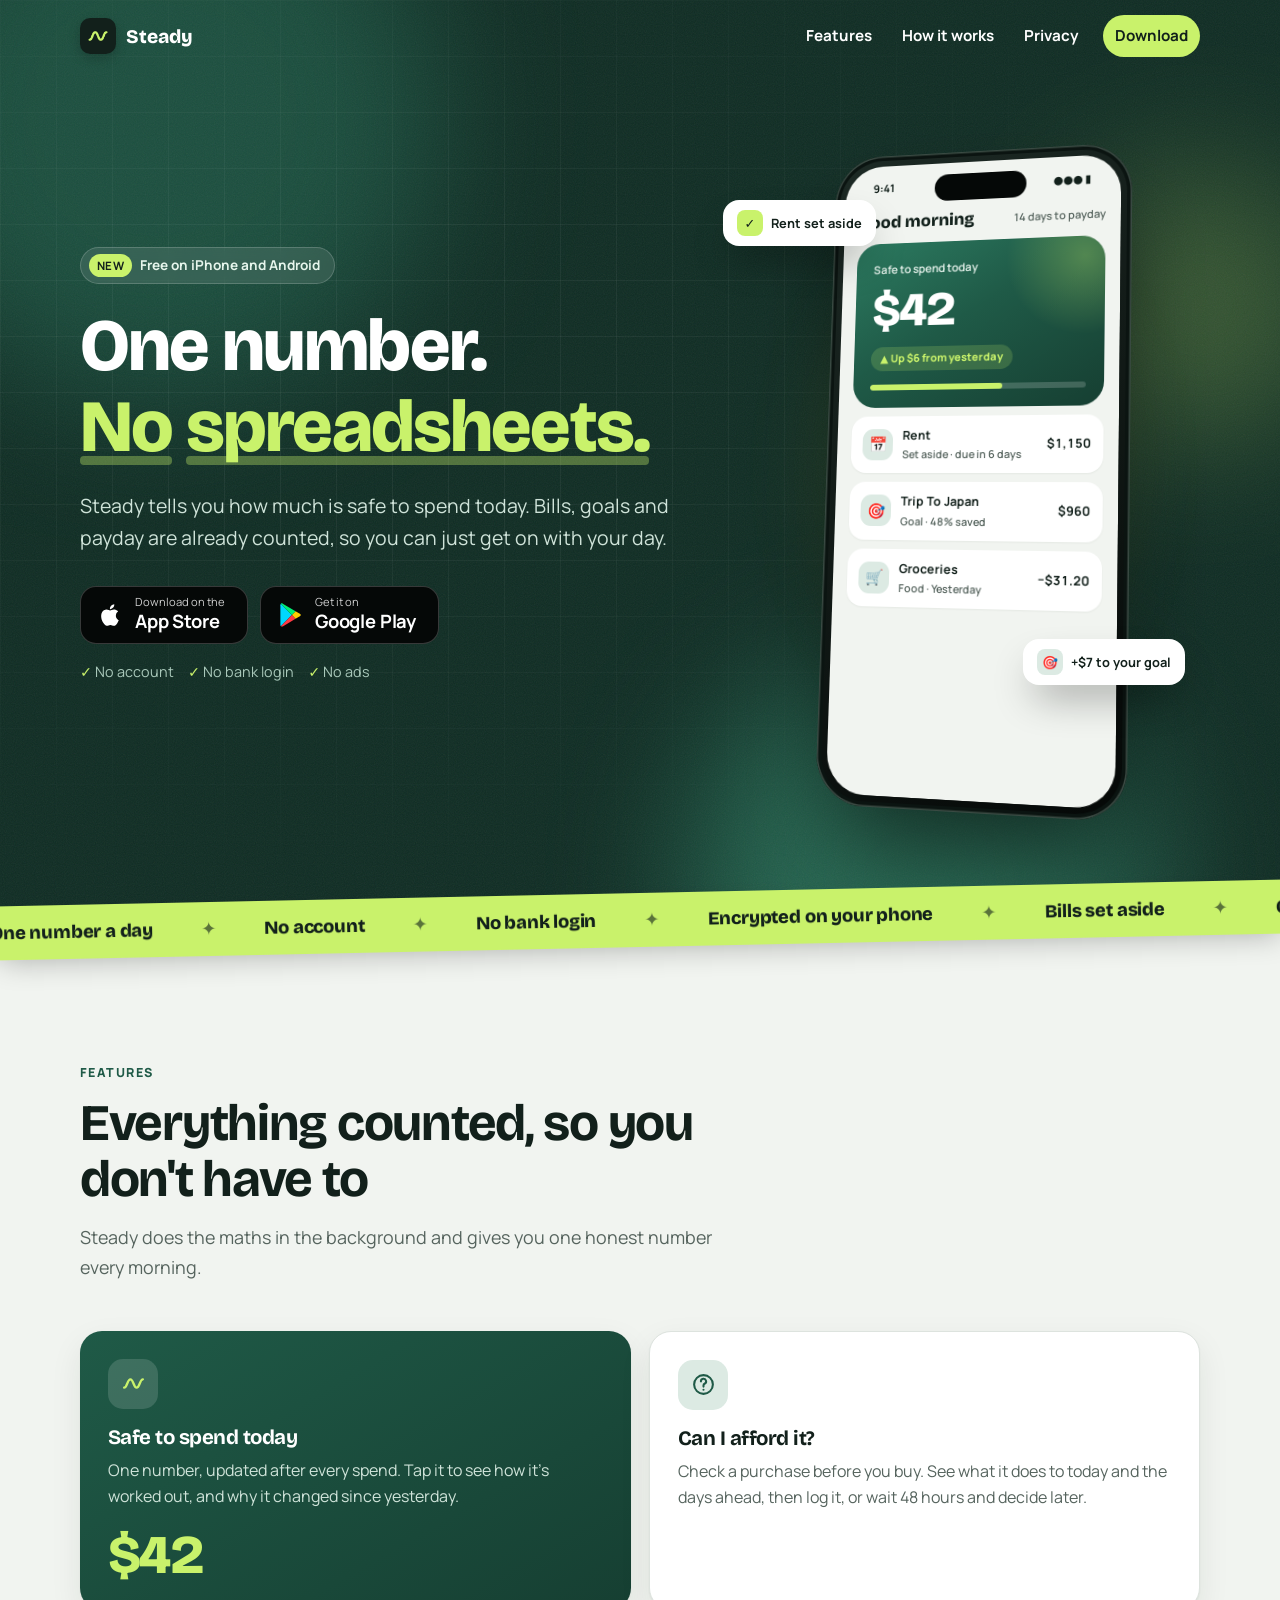
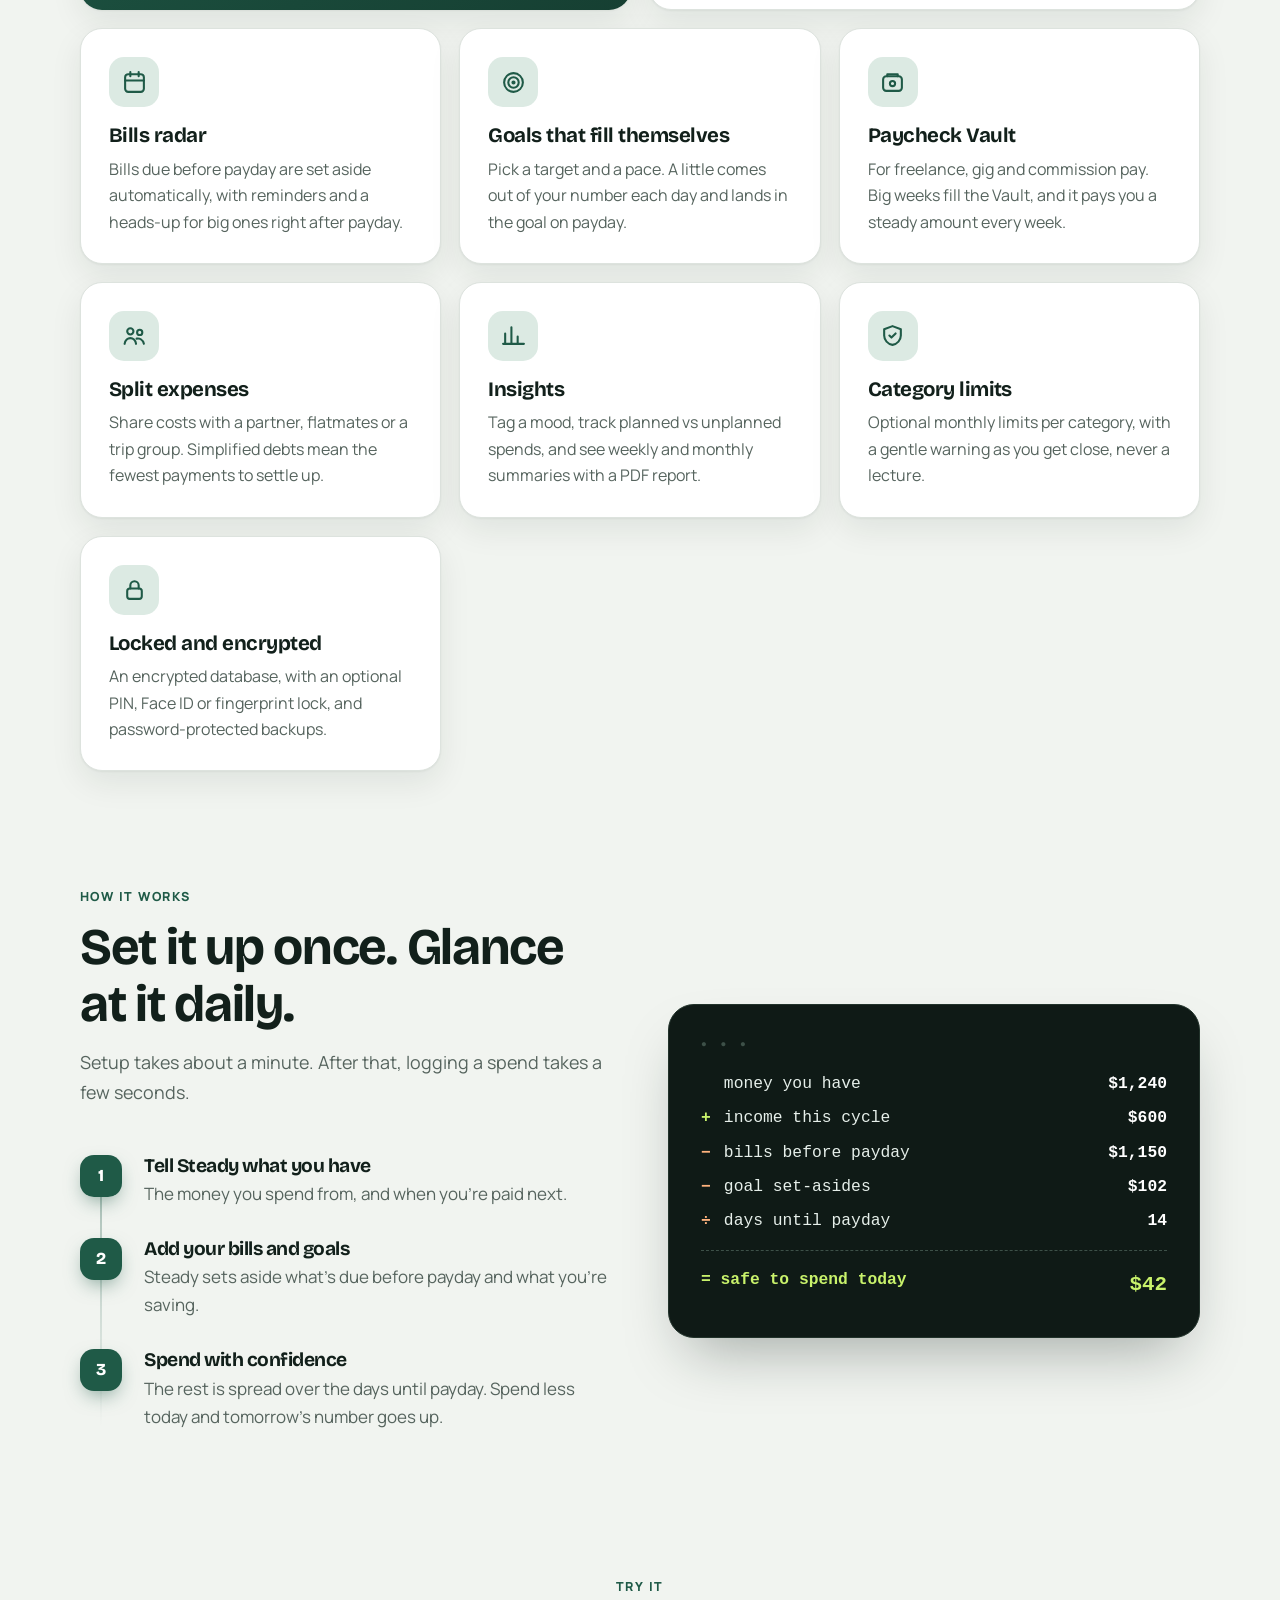
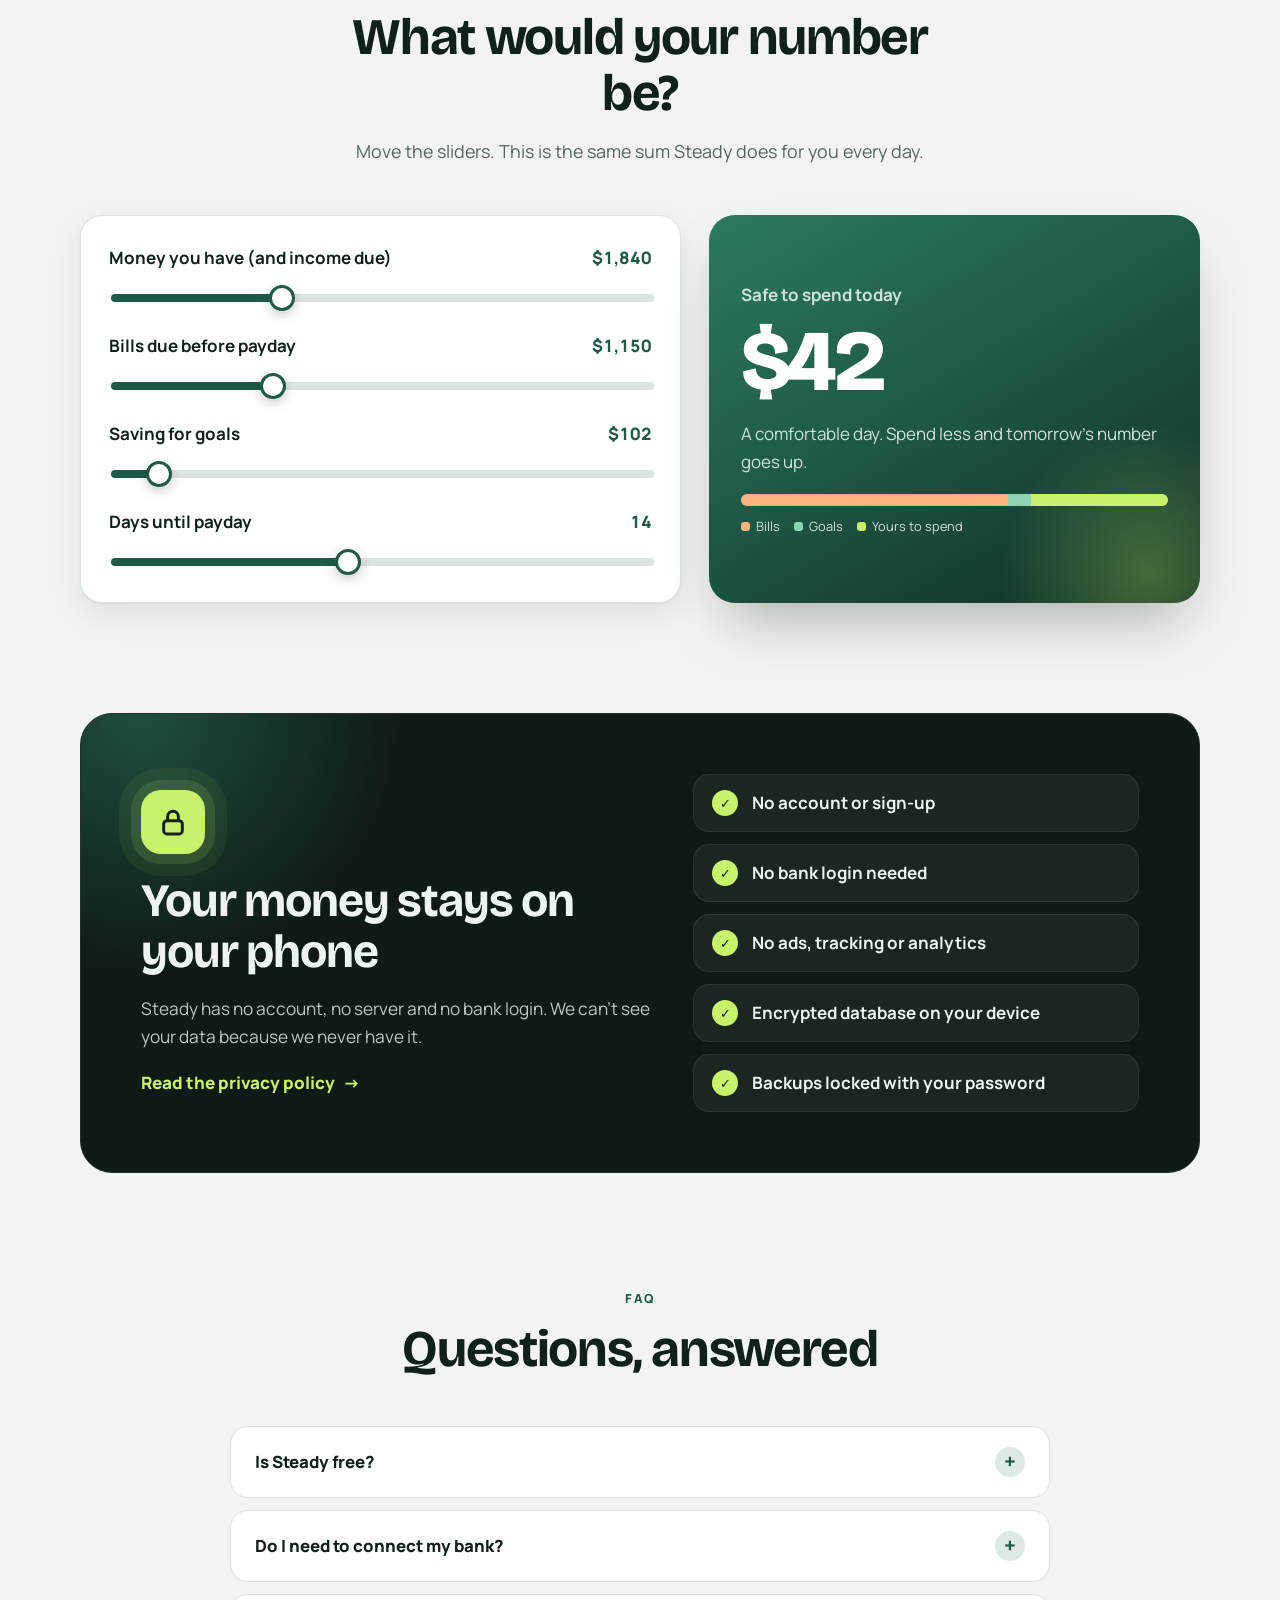
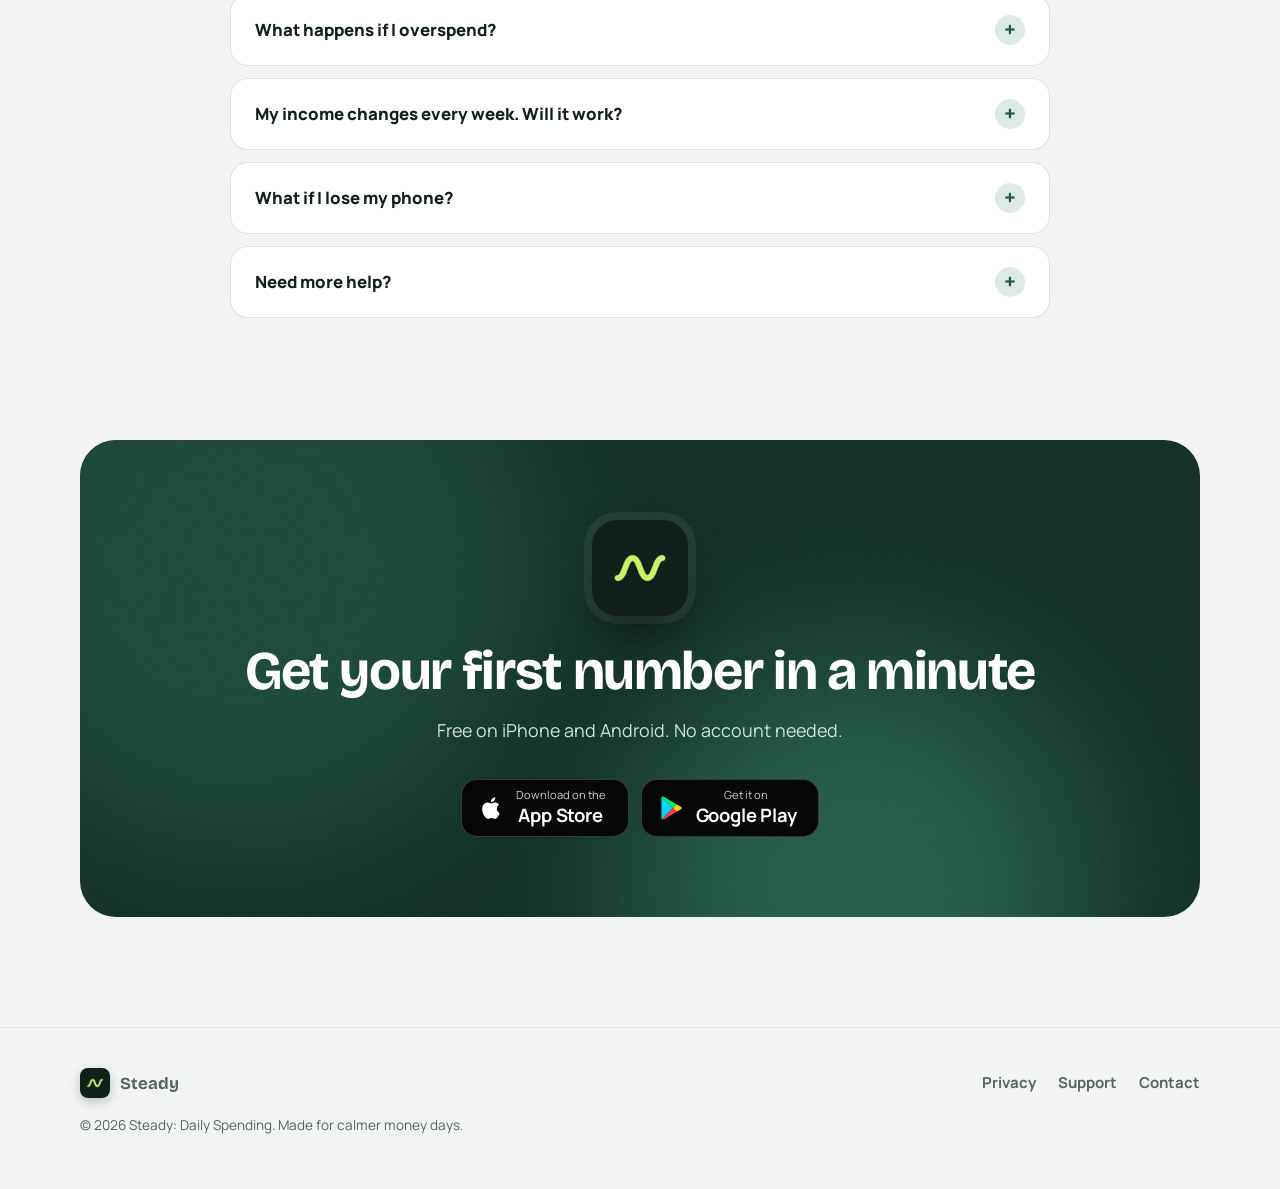
<file: index.html>
<!doctype html>
<html lang="en">
<head>
<meta charset="utf-8">
<meta name="viewport" content="width=device-width, initial-scale=1">
<title>Steady: Daily Spending · Know what's safe to spend today</title>
<meta name="description" content="Steady shows one number: how much is safe to spend today, with bills, goals and payday already counted. Private by design: no account, no bank login, nothing leaves your phone.">
<meta name="theme-color" content="#0F2C23">
<meta property="og:title" content="Steady: Daily Spending">
<meta property="og:description" content="One number. No spreadsheets. Know what's safe to spend today.">
<meta property="og:image" content="assets/icon.png">
<link rel="icon" type="image/png" href="assets/favicon.png">
<link rel="apple-touch-icon" href="assets/apple-touch-icon.png">
<link rel="stylesheet" href="styles.css">
<script>document.documentElement.classList.add('js')</script>
<script src="main.js" defer></script>
</head>
<body class="on-dark">

<div class="progress" aria-hidden="true"></div>
<header class="site-header">
  <div class="wrap">
    <a class="brand" href="index.html"><img src="assets/icon.png" alt="">Steady</a>
    <nav class="nav" aria-label="Main">
      <a class="hide-sm" href="index.html#features">Features</a>
      <a class="hide-sm" href="index.html#how">How it works</a>
      <a href="privacy.html">Privacy</a>
      <a class="nav-cta" href="index.html#download">Download</a>
    </nav>
  </div>
</header>

<main>

  <!-- Hero -->
  <section class="hero">
    <div class="blob b1"></div><div class="blob b2"></div><div class="blob b3"></div>
    <div class="grid-lines"></div><div class="grain"></div>
    <div class="wrap">
      <div>
        <span class="pill fade-up" style="--d:.05s"><b>NEW</b> Free on iPhone and Android</span>
        <h1>
          <span class="w" style="--i:0">One</span> <span class="w" style="--i:1">number.</span><br>
          <span class="nw"><span class="w hl" style="--i:2">No</span> <span class="w hl" style="--i:3">spreadsheets.</span></span>
        </h1>
        <p class="lead fade-up" style="--d:.55s">Steady tells you how much is safe to spend today. Bills, goals and payday are already counted, so you can just get on with your day.</p>
        <div class="stores fade-up" style="--d:.7s">
          <a class="store" href="https://apps.apple.com/app/idAPP_STORE_ID" aria-label="Download Steady on the App Store">
            <svg viewBox="0 0 24 24" fill="currentColor" aria-hidden="true"><path d="M18.71 19.5c-.83 1.24-1.71 2.45-3.05 2.47-1.34.03-1.77-.79-3.29-.79-1.53 0-2 .77-3.27.82-1.31.05-2.3-1.32-3.14-2.53C4.25 17 2.94 12.45 4.7 9.39c.87-1.52 2.43-2.48 4.12-2.51 1.28-.02 2.5.87 3.29.87.78 0 2.26-1.07 3.81-.91.65.03 2.47.26 3.64 1.98-.09.06-2.17 1.28-2.15 3.81.03 3.02 2.65 4.03 2.68 4.04-.03.07-.42 1.44-1.38 2.83M13 3.5c.73-.83 1.94-1.46 2.94-1.5.13 1.17-.34 2.35-1.04 3.19-.69.85-1.83 1.51-2.95 1.42-.15-1.15.41-2.35 1.05-3.11z"/></svg>
            <span><small>Download on the</small><strong>App Store</strong></span>
          </a>
          <a class="store" href="https://play.google.com/store/apps/details?id=app.dailynumber.steady" aria-label="Get Steady on Google Play">
            <svg viewBox="0 0 24 24" aria-hidden="true"><path fill="#00D7FE" d="M3.6 1.6c-.3.3-.5.8-.5 1.4v18c0 .6.2 1.1.5 1.4L13.7 12z"/><path fill="#FFCE00" d="M17.1 15.4 13.7 12l3.4-3.4 4 2.3c1.1.6 1.1 1.7 0 2.3z"/><path fill="#FF3A44" d="M17.1 15.4 13.7 12 3.6 22.4c.4.4 1 .4 1.7.1z"/><path fill="#00F076" d="M17.1 8.6 5.3 1.5c-.7-.4-1.3-.3-1.7.1L13.7 12z"/></svg>
            <span><small>Get it on</small><strong>Google Play</strong></span>
          </a>
        </div>
        <p class="note fade-up" style="--d:.85s"><span>No account</span><span>No bank login</span><span>No ads</span></p>
      </div>

      <div class="phone-stage">
        <div class="phone-glow"></div>
        <div class="phone" role="img" aria-label="Steady's Today screen: the safe-to-spend number updates as spends are logged">
          <div class="screen">
            <div class="status" aria-hidden="true"><span>9:41</span><span>●●● ▮</span></div>
            <div class="hi">Good morning <small>14 days to payday</small></div>
            <div class="card-hero">
              <div class="label">Safe to spend today</div>
              <div class="num" id="demoNum">$42</div>
              <span class="chg" id="demoChg">▲ Up $6 from yesterday</span>
              <div class="track"><i id="demoFill"></i></div>
            </div>
            <div class="rows" id="demoRows">
              <div class="row"><span class="dot">📅</span><span>Rent<small>Set aside · due in 6 days</small></span><b>$1,150</b></div>
              <div class="row"><span class="dot">🎯</span><span>Trip To Japan<small>Goal · 48% saved</small></span><b>$960</b></div>
              <div class="row"><span class="dot">🛒</span><span>Groceries<small>Food · Yesterday</small></span><b>−$31.20</b></div>
            </div>
          </div>
        </div>
        <div class="float-chip c1" aria-hidden="true"><i>✓</i>Rent set aside</div>
        <div class="float-chip c2" aria-hidden="true"><i>🎯</i>+$7 to your goal</div>
      </div>
    </div>
  </section>

  <div class="marquee" aria-hidden="true">
    <div class="track">
      <span>One number a day</span><span>No account</span><span>No bank login</span><span>Encrypted on your phone</span><span>Bills set aside</span><span>Goals that fill themselves</span><span>No ads, no tracking</span>
      <span>One number a day</span><span>No account</span><span>No bank login</span><span>Encrypted on your phone</span><span>Bills set aside</span><span>Goals that fill themselves</span><span>No ads, no tracking</span>
    </div>
  </div>

  <!-- Features -->
  <section class="block" id="features">
    <div class="wrap">
      <div class="section-head reveal">
        <span class="kicker">Features</span>
        <h2>Everything counted, so you don't have to</h2>
        <p>Steady does the maths in the background and gives you one honest number every morning.</p>
      </div>
      <div class="bento" data-stagger>
        <article class="card feature-big reveal">
          <div class="icon"><svg viewBox="0 0 24 24" fill="none" stroke="currentColor" stroke-width="2.2" stroke-linecap="round" stroke-linejoin="round"><path d="M3 16c3 0 3-8 6-8s3 8 6 8 3-8 6-8"/></svg></div>
          <h3>Safe to spend today</h3>
          <p>One number, updated after every spend. Tap it to see how it's worked out, and why it changed since yesterday.</p>
          <div class="mini-num" data-count="42" data-prefix="$">$42</div>
        </article>
        <article class="card reveal">
          <div class="icon"><svg viewBox="0 0 24 24" fill="none" stroke="currentColor" stroke-width="2" stroke-linecap="round" stroke-linejoin="round"><circle cx="12" cy="12" r="9"/><path d="M9.5 9a2.5 2.5 0 1 1 3.5 2.3c-.6.3-1 .9-1 1.6V14"/><path d="M12 17h.01"/></svg></div>
          <h3>Can I afford it?</h3>
          <p>Check a purchase before you buy. See what it does to today and the days ahead, then log it, or wait 48 hours and decide later.</p>
        </article>
        <article class="card reveal">
          <div class="icon"><svg viewBox="0 0 24 24" fill="none" stroke="currentColor" stroke-width="2" stroke-linecap="round" stroke-linejoin="round"><rect x="3" y="4" width="18" height="17" rx="3"/><path d="M8 2v4M16 2v4M3 10h18"/></svg></div>
          <h3>Bills radar</h3>
          <p>Bills due before payday are set aside automatically, with reminders and a heads-up for big ones right after payday.</p>
        </article>
        <article class="card reveal">
          <div class="icon"><svg viewBox="0 0 24 24" fill="none" stroke="currentColor" stroke-width="2" stroke-linecap="round" stroke-linejoin="round"><circle cx="12" cy="12" r="9"/><circle cx="12" cy="12" r="5"/><circle cx="12" cy="12" r="1"/></svg></div>
          <h3>Goals that fill themselves</h3>
          <p>Pick a target and a pace. A little comes out of your number each day and lands in the goal on payday.</p>
        </article>
        <article class="card reveal">
          <div class="icon"><svg viewBox="0 0 24 24" fill="none" stroke="currentColor" stroke-width="2" stroke-linecap="round" stroke-linejoin="round"><rect x="3" y="6" width="18" height="14" rx="3"/><path d="M7 6V4h10v2"/><circle cx="12" cy="13" r="2.5"/></svg></div>
          <h3>Paycheck Vault</h3>
          <p>For freelance, gig and commission pay. Big weeks fill the Vault, and it pays you a steady amount every week.</p>
        </article>
        <article class="card reveal">
          <div class="icon"><svg viewBox="0 0 24 24" fill="none" stroke="currentColor" stroke-width="2" stroke-linecap="round" stroke-linejoin="round"><circle cx="8" cy="8" r="3"/><circle cx="17" cy="9" r="2.5"/><path d="M2.5 20c.5-3.5 3-5.5 5.5-5.5s5 2 5.5 5.5M14 15c2.6-.5 6 .8 7 5"/></svg></div>
          <h3>Split expenses</h3>
          <p>Share costs with a partner, flatmates or a trip group. Simplified debts mean the fewest payments to settle up.</p>
        </article>
        <article class="card reveal">
          <div class="icon"><svg viewBox="0 0 24 24" fill="none" stroke="currentColor" stroke-width="2" stroke-linecap="round" stroke-linejoin="round"><path d="M4 20V10M10 20V4M16 20v-7M22 20H2"/></svg></div>
          <h3>Insights</h3>
          <p>Tag a mood, track planned vs unplanned spends, and see weekly and monthly summaries with a PDF report.</p>
        </article>
        <article class="card reveal">
          <div class="icon"><svg viewBox="0 0 24 24" fill="none" stroke="currentColor" stroke-width="2" stroke-linecap="round" stroke-linejoin="round"><path d="M12 3 4 6v6c0 4.5 3.4 8.2 8 9 4.6-.8 8-4.5 8-9V6z"/><path d="m9 12 2 2 4-4"/></svg></div>
          <h3>Category limits</h3>
          <p>Optional monthly limits per category, with a gentle warning as you get close, never a lecture.</p>
        </article>
        <article class="card reveal">
          <div class="icon"><svg viewBox="0 0 24 24" fill="none" stroke="currentColor" stroke-width="2" stroke-linecap="round" stroke-linejoin="round"><rect x="5" y="11" width="14" height="10" rx="2.5"/><path d="M8 11V8a4 4 0 0 1 8 0v3"/></svg></div>
          <h3>Locked and encrypted</h3>
          <p>An encrypted database, with an optional PIN, Face ID or fingerprint lock, and password-protected backups.</p>
        </article>
      </div>
    </div>
  </section>

  <!-- How it works -->
  <section class="block" id="how" style="padding-top:0">
    <div class="wrap how">
      <div>
        <div class="section-head reveal">
          <span class="kicker">How it works</span>
          <h2>Set it up once. Glance at it daily.</h2>
          <p>Setup takes about a minute. After that, logging a spend takes a few seconds.</p>
        </div>
        <ol class="steps" data-stagger>
          <li class="reveal"><span class="n">1</span><h3>Tell Steady what you have</h3><p>The money you spend from, and when you're paid next.</p></li>
          <li class="reveal"><span class="n">2</span><h3>Add your bills and goals</h3><p>Steady sets aside what's due before payday and what you're saving.</p></li>
          <li class="reveal"><span class="n">3</span><h3>Spend with confidence</h3><p>The rest is spread over the days until payday. Spend less today and tomorrow's number goes up.</p></li>
        </ol>
      </div>
      <div class="formula reveal" aria-label="Example: $1,240 plus $600 income, minus $1,150 bills and $102 goals, divided by 14 days, is $42 a day">
        <div data-stagger>
          <div class="ln reveal"><span><span class="op"></span>money you have</span><b data-count="1240" data-prefix="$">$1,240</b></div>
          <div class="ln reveal"><span><span class="op plus">+</span>income this cycle</span><b data-count="600" data-prefix="$">$600</b></div>
          <div class="ln reveal"><span><span class="op minus">−</span>bills before payday</span><b data-count="1150" data-prefix="$">$1,150</b></div>
          <div class="ln reveal"><span><span class="op minus">−</span>goal set-asides</span><b data-count="102" data-prefix="$">$102</b></div>
          <div class="ln reveal"><span><span class="op minus">÷</span>days until payday</span><b data-count="14">14</b></div>
          <div class="ln total reveal"><span>= safe to spend today</span><b data-count="42" data-prefix="$">$42</b></div>
        </div>
      </div>
    </div>
  </section>

  <!-- Try it -->
  <section class="block" id="try" style="padding-top:0">
    <div class="wrap">
      <div class="section-head center reveal">
        <span class="kicker">Try it</span>
        <h2>What would your number be?</h2>
        <p>Move the sliders. This is the same sum Steady does for you every day.</p>
      </div>
      <div class="calc reveal">
        <div class="card controls">
          <div class="ctl"><label for="cMoney">Money you have (and income due) <output id="oMoney">$1,840</output></label><input id="cMoney" type="range" min="0" max="6000" step="10" value="1840"></div>
          <div class="ctl"><label for="cBills">Bills due before payday <output id="oBills">$1,150</output></label><input id="cBills" type="range" min="0" max="4000" step="10" value="1150"></div>
          <div class="ctl"><label for="cGoals">Saving for goals <output id="oGoals">$102</output></label><input id="cGoals" type="range" min="0" max="1500" step="2" value="102"></div>
          <div class="ctl"><label for="cDays">Days until payday <output id="oDays">14</output></label><input id="cDays" type="range" min="1" max="31" step="1" value="14"></div>
        </div>
        <div class="result" id="cResult" aria-live="polite">
          <div class="label">Safe to spend today</div>
          <div class="big" id="cBig">$42</div>
          <p class="msg" id="cMsg">A comfortable day. Spend less and tomorrow's number goes up.</p>
          <div class="stack" aria-hidden="true"><i class="s-bills" id="sBills"></i><i class="s-goals" id="sGoals"></i><i class="s-free" id="sFree"></i></div>
          <div class="legend" aria-hidden="true"><span style="--c:#FFB27D">Bills</span><span style="--c:#8FD3B4">Goals</span><span style="--c:#C9F26B">Yours to spend</span></div>
        </div>
      </div>
    </div>
  </section>

  <!-- Privacy -->
  <section class="block" style="padding-top:0">
    <div class="wrap">
      <div class="band reveal">
        <div>
          <div class="shield"><svg viewBox="0 0 24 24" fill="none" stroke="currentColor" stroke-width="2.2" stroke-linecap="round" stroke-linejoin="round"><rect x="5" y="11" width="14" height="10" rx="2.5"/><path d="M8 11V8a4 4 0 0 1 8 0v3"/></svg></div>
          <h2>Your money stays on your phone</h2>
          <p>Steady has no account, no server and no bank login. We can't see your data because we never have it.</p>
          <a class="link-arrow" href="privacy.html">Read the privacy policy <span>→</span></a>
        </div>
        <ul class="checks" data-stagger>
          <li class="reveal">No account or sign-up</li>
          <li class="reveal">No bank login needed</li>
          <li class="reveal">No ads, tracking or analytics</li>
          <li class="reveal">Encrypted database on your device</li>
          <li class="reveal">Backups locked with your password</li>
        </ul>
      </div>
    </div>
  </section>

  <!-- FAQ -->
  <section class="block" id="faq" style="padding-top:0">
    <div class="wrap">
      <div class="section-head center reveal"><span class="kicker">FAQ</span><h2>Questions, answered</h2></div>
      <div class="faq" data-stagger>
        <details class="reveal"><summary>Is Steady free?</summary><div class="ans"><p>Yes. Steady is free to download and use, with no ads.</p></div></details>
        <details class="reveal"><summary>Do I need to connect my bank?</summary><div class="ans"><p>No. Steady is manual by design: you enter your balance and log spends yourself. It takes seconds, and it keeps you aware of your money.</p></div></details>
        <details class="reveal"><summary>What happens if I overspend?</summary><div class="ans"><p>Nothing dramatic. The extra is spread evenly over the days left until payday, so each day's number drops a little.</p></div></details>
        <details class="reveal"><summary>My income changes every week. Will it work?</summary><div class="ans"><p>Yes. Turn on the Paycheck Vault: big weeks fill it, and it pays you a steady amount each week so your number doesn't swing.</p></div></details>
        <details class="reveal"><summary>What if I lose my phone?</summary><div class="ans"><p>Your data is only on your phone, so create an encrypted backup file from Settings › Backup &amp; export and keep it somewhere safe, like your cloud drive.</p></div></details>
        <details class="reveal"><summary>Need more help?</summary><div class="ans"><p>See the <a href="support.html">support page</a> or email <a href="mailto:rj11231999@gmail.com">rj11231999@gmail.com</a>.</p></div></details>
      </div>
    </div>
  </section>

  <!-- Download -->
  <section class="block" id="download" style="padding-top:0">
    <div class="wrap">
      <div class="cta-box reveal">
        <div class="blob b1"></div><div class="blob b2"></div><div class="grain"></div>
        <img class="app-icon" src="assets/icon.png" alt="Steady app icon">
        <h2>Get your first number in a minute</h2>
        <p>Free on iPhone and Android. No account needed.</p>
        <div class="stores">
          <a class="store" href="https://apps.apple.com/app/idAPP_STORE_ID" aria-label="Download Steady on the App Store">
            <svg viewBox="0 0 24 24" fill="currentColor" aria-hidden="true"><path d="M18.71 19.5c-.83 1.24-1.71 2.45-3.05 2.47-1.34.03-1.77-.79-3.29-.79-1.53 0-2 .77-3.27.82-1.31.05-2.3-1.32-3.14-2.53C4.25 17 2.94 12.45 4.7 9.39c.87-1.52 2.43-2.48 4.12-2.51 1.28-.02 2.5.87 3.29.87.78 0 2.26-1.07 3.81-.91.65.03 2.47.26 3.64 1.98-.09.06-2.17 1.28-2.15 3.81.03 3.02 2.65 4.03 2.68 4.04-.03.07-.42 1.44-1.38 2.83M13 3.5c.73-.83 1.94-1.46 2.94-1.5.13 1.17-.34 2.35-1.04 3.19-.69.85-1.83 1.51-2.95 1.42-.15-1.15.41-2.35 1.05-3.11z"/></svg>
            <span><small>Download on the</small><strong>App Store</strong></span>
          </a>
          <a class="store" href="https://play.google.com/store/apps/details?id=app.dailynumber.steady" aria-label="Get Steady on Google Play">
            <svg viewBox="0 0 24 24" aria-hidden="true"><path fill="#00D7FE" d="M3.6 1.6c-.3.3-.5.8-.5 1.4v18c0 .6.2 1.1.5 1.4L13.7 12z"/><path fill="#FFCE00" d="M17.1 15.4 13.7 12l3.4-3.4 4 2.3c1.1.6 1.1 1.7 0 2.3z"/><path fill="#FF3A44" d="M17.1 15.4 13.7 12 3.6 22.4c.4.4 1 .4 1.7.1z"/><path fill="#00F076" d="M17.1 8.6 5.3 1.5c-.7-.4-1.3-.3-1.7.1L13.7 12z"/></svg>
            <span><small>Get it on</small><strong>Google Play</strong></span>
          </a>
        </div>
      </div>
    </div>
  </section>

</main>

<footer class="site-footer">
  <div class="wrap">
    <a class="brand" href="index.html"><img src="assets/icon.png" alt="">Steady</a>
    <nav aria-label="Footer">
      <a href="privacy.html">Privacy</a>
      <a href="support.html">Support</a>
      <a href="mailto:rj11231999@gmail.com">Contact</a>
    </nav>
    <span class="copy">© 2026 Steady: Daily Spending. Made for calmer money days.</span>
  </div>
</footer>

</body>
</html>
</file>
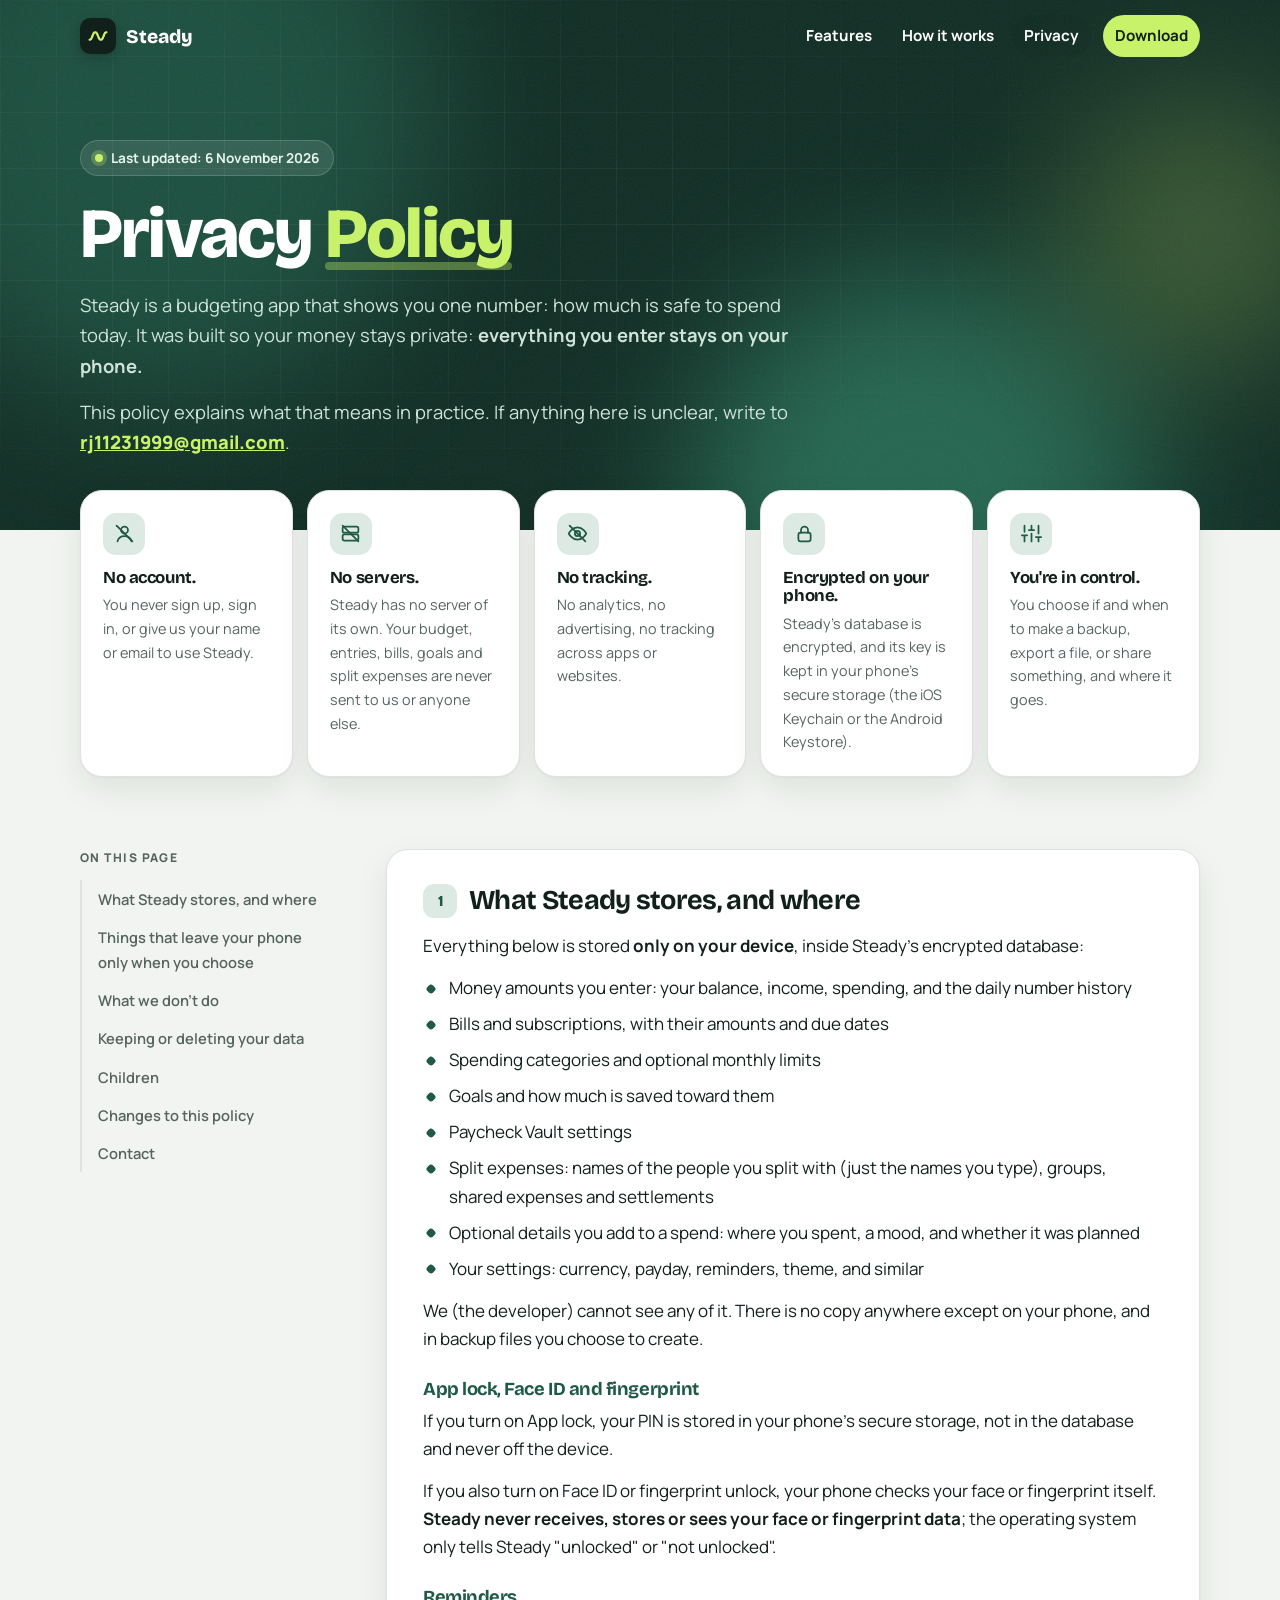
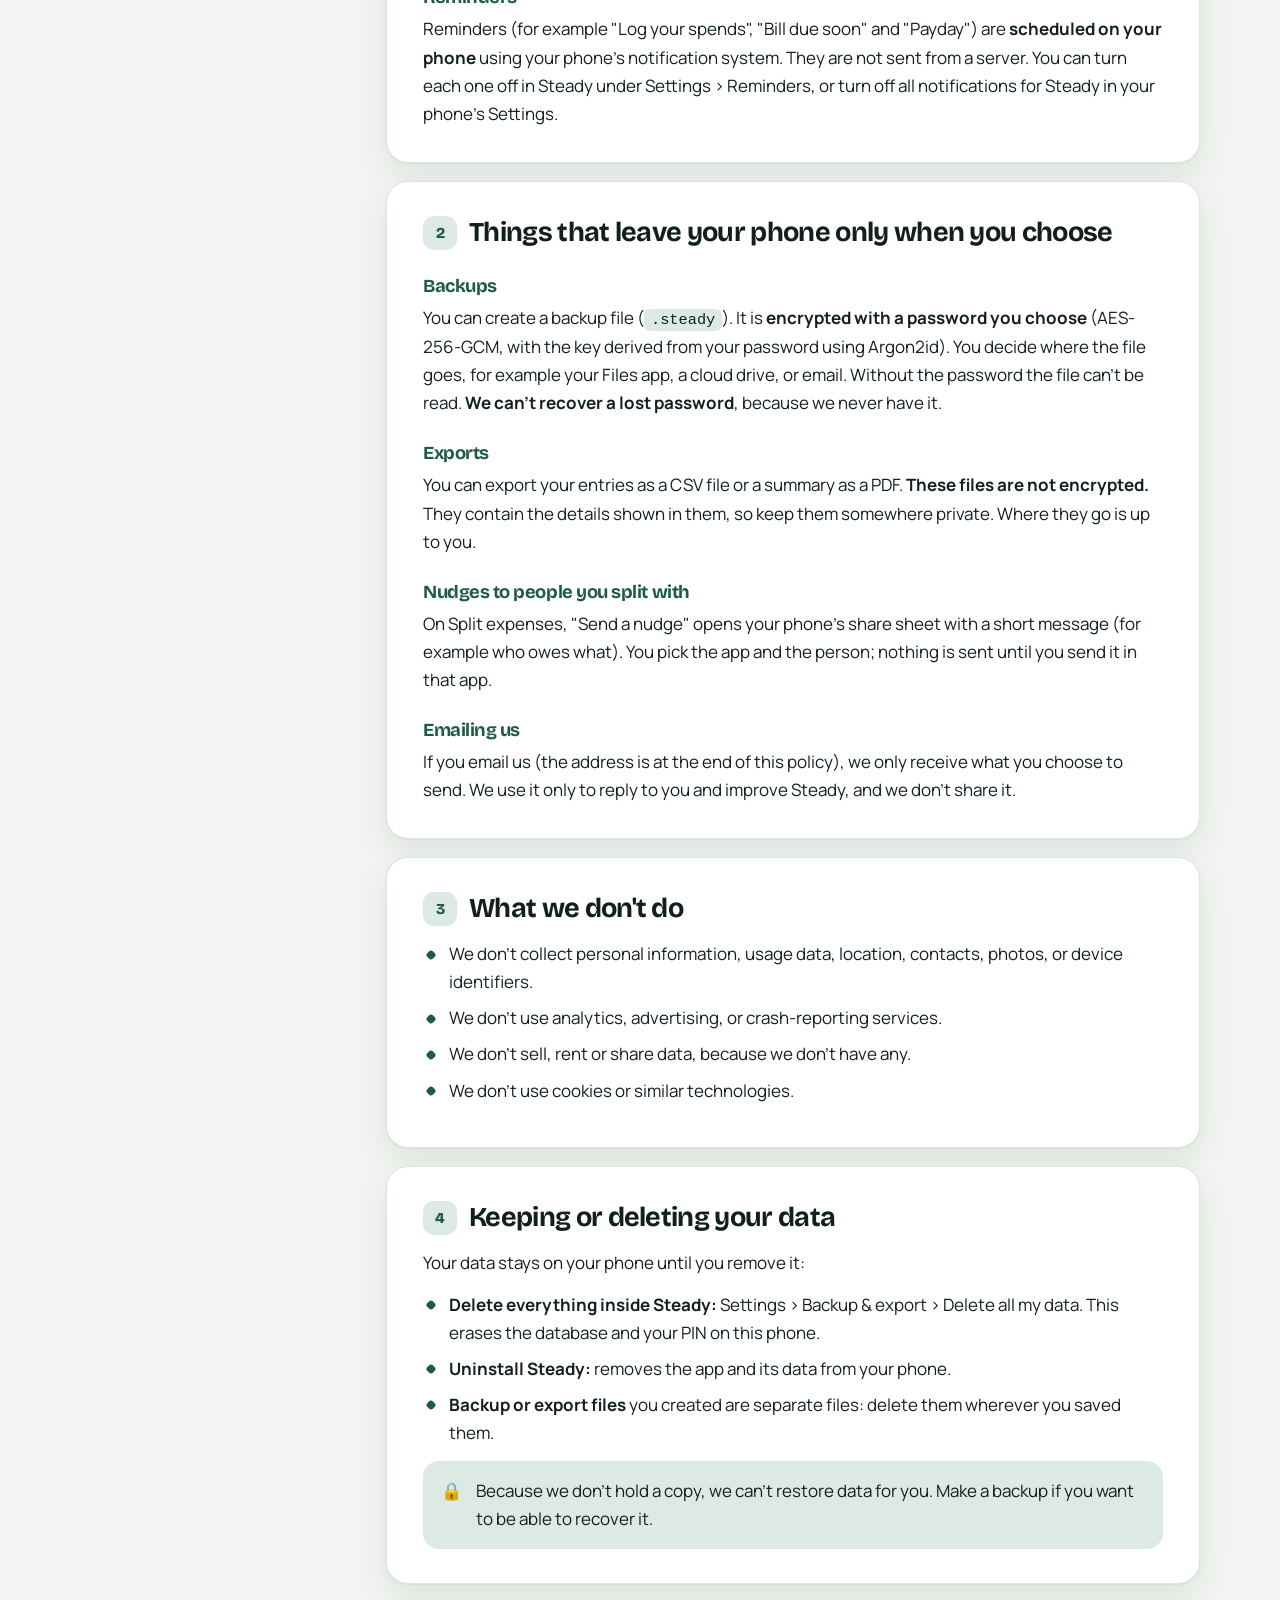
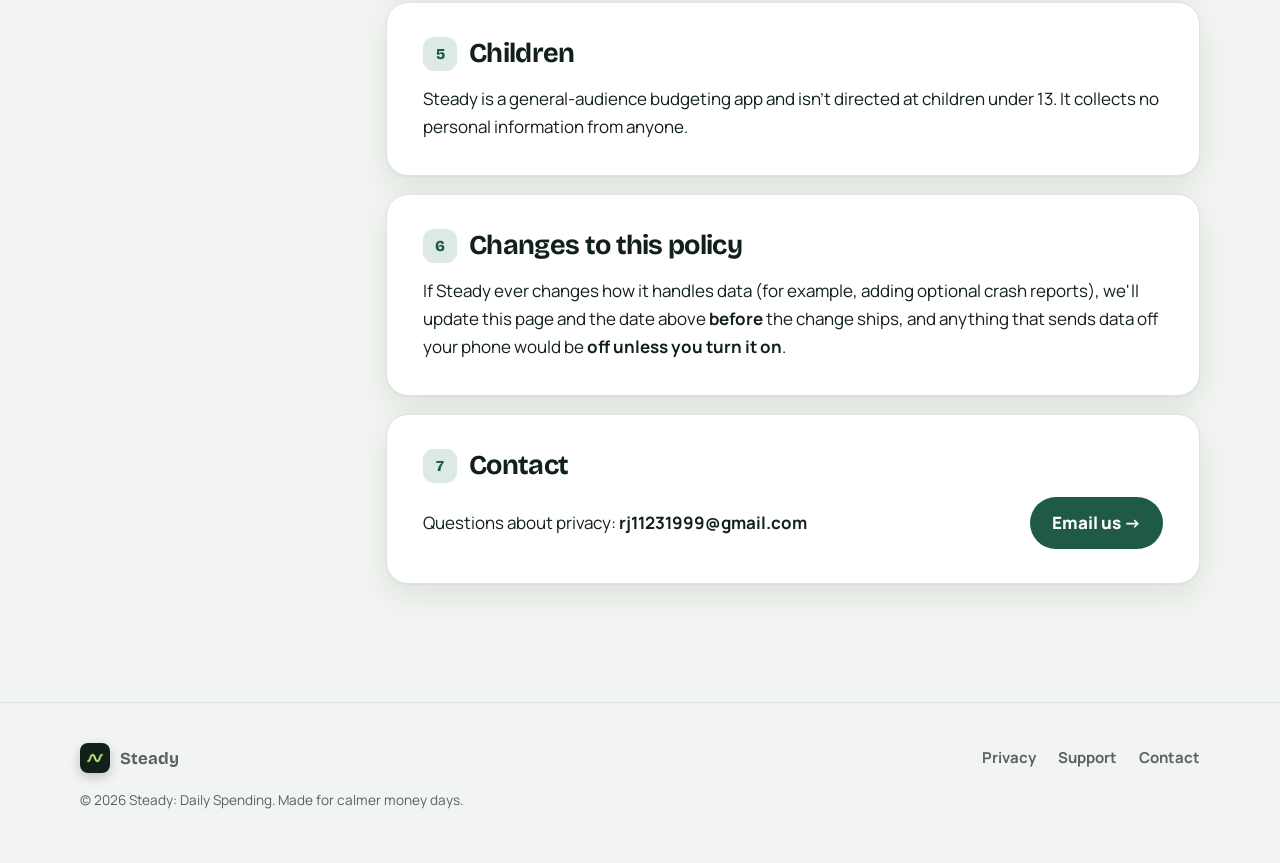
<file: privacy.html>
<!doctype html>
<html lang="en">
<head>
<meta charset="utf-8">
<meta name="viewport" content="width=device-width, initial-scale=1">
<title>Privacy Policy · Steady: Daily Spending</title>
<meta name="description" content="Steady's privacy policy: no account, no servers, no tracking. Everything you enter stays on your phone, encrypted.">
<meta name="theme-color" content="#0F2C23">
<link rel="icon" type="image/png" href="assets/favicon.png">
<link rel="apple-touch-icon" href="assets/apple-touch-icon.png">
<link rel="stylesheet" href="styles.css">
<script>document.documentElement.classList.add('js')</script>
<script src="main.js" defer></script>
</head>
<body class="on-dark">

<div class="progress" aria-hidden="true"></div>
<header class="site-header">
  <div class="wrap">
    <a class="brand" href="index.html"><img src="assets/icon.png" alt="">Steady</a>
    <nav class="nav" aria-label="Main">
      <a class="hide-sm" href="index.html#features">Features</a>
      <a class="hide-sm" href="index.html#how">How it works</a>
      <a href="privacy.html" aria-current="page">Privacy</a>
      <a class="nav-cta" href="index.html#download">Download</a>
    </nav>
  </div>
</header>

<main>
  <section class="page-hero">
    <div class="blob b1"></div><div class="blob b2"></div><div class="blob b3"></div>
    <div class="grid-lines"></div><div class="grain"></div>
    <div class="wrap">
      <span class="updated fade-up" style="--d:.05s">Last updated: 6 November 2026</span>
      <h1>
        <span class="w" style="--i:0">Privacy</span> <span class="w hl" style="--i:1">Policy</span>
      </h1>
      <p class="fade-up" style="--d:.35s">Steady is a budgeting app that shows you one number: how much is safe to spend today. It was built so your money stays private: <strong>everything you enter stays on your phone.</strong></p>
      <p class="fade-up" style="--d:.45s">This policy explains what that means in practice. If anything here is unclear, write to <a href="mailto:rj11231999@gmail.com" style="color:var(--lime);font-weight:800">rj11231999@gmail.com</a>.</p>
    </div>
  </section>

  <div class="wrap">
    <!-- The short version -->
    <div class="tldr" data-stagger aria-label="The short version">
      <div class="card reveal">
        <div class="icon"><svg viewBox="0 0 24 24" fill="none" stroke="currentColor" stroke-width="2" stroke-linecap="round" stroke-linejoin="round"><circle cx="12" cy="8" r="4"/><path d="M4 21c1-4 4-6 8-6s7 2 8 6"/><path d="M3 3l18 18"/></svg></div>
        <h3>No account.</h3>
        <p>You never sign up, sign in, or give us your name or email to use Steady.</p>
      </div>
      <div class="card reveal">
        <div class="icon"><svg viewBox="0 0 24 24" fill="none" stroke="currentColor" stroke-width="2" stroke-linecap="round" stroke-linejoin="round"><rect x="3" y="4" width="18" height="7" rx="2"/><rect x="3" y="13" width="18" height="7" rx="2"/><path d="M3 3l18 18"/></svg></div>
        <h3>No servers.</h3>
        <p>Steady has no server of its own. Your budget, entries, bills, goals and split expenses are never sent to us or anyone else.</p>
      </div>
      <div class="card reveal">
        <div class="icon"><svg viewBox="0 0 24 24" fill="none" stroke="currentColor" stroke-width="2" stroke-linecap="round" stroke-linejoin="round"><path d="M2 12s3.6-7 10-7 10 7 10 7-3.6 7-10 7S2 12 2 12z"/><circle cx="12" cy="12" r="3"/><path d="M3 3l18 18"/></svg></div>
        <h3>No tracking.</h3>
        <p>No analytics, no advertising, no tracking across apps or websites.</p>
      </div>
      <div class="card reveal">
        <div class="icon"><svg viewBox="0 0 24 24" fill="none" stroke="currentColor" stroke-width="2" stroke-linecap="round" stroke-linejoin="round"><rect x="5" y="11" width="14" height="10" rx="2.5"/><path d="M8 11V8a4 4 0 0 1 8 0v3"/></svg></div>
        <h3>Encrypted on your phone.</h3>
        <p>Steady's database is encrypted, and its key is kept in your phone's secure storage (the iOS Keychain or the Android Keystore).</p>
      </div>
      <div class="card reveal">
        <div class="icon"><svg viewBox="0 0 24 24" fill="none" stroke="currentColor" stroke-width="2" stroke-linecap="round" stroke-linejoin="round"><path d="M4 21v-7M4 10V3M12 21v-9M12 8V3M20 21v-5M20 12V3M1 14h6M9 8h6M17 16h6"/></svg></div>
        <h3>You're in control.</h3>
        <p>You choose if and when to make a backup, export a file, or share something, and where it goes.</p>
      </div>
    </div>

    <div class="doc">
      <nav class="toc" aria-label="On this page">
        <p>On this page</p>
        <ol>
          <li><a href="#stores">What Steady stores, and where</a></li>
          <li><a href="#choose">Things that leave your phone only when you choose</a></li>
          <li><a href="#dont">What we don't do</a></li>
          <li><a href="#delete">Keeping or deleting your data</a></li>
          <li><a href="#children">Children</a></li>
          <li><a href="#changes">Changes to this policy</a></li>
          <li><a href="#contact">Contact</a></li>
        </ol>
      </nav>

      <article>
        <section id="stores" class="reveal">
          <h2><span class="num">1</span>What Steady stores, and where</h2>
          <p>Everything below is stored <strong>only on your device</strong>, inside Steady's encrypted database:</p>
          <ul>
            <li>Money amounts you enter: your balance, income, spending, and the daily number history</li>
            <li>Bills and subscriptions, with their amounts and due dates</li>
            <li>Spending categories and optional monthly limits</li>
            <li>Goals and how much is saved toward them</li>
            <li>Paycheck Vault settings</li>
            <li>Split expenses: names of the people you split with (just the names you type), groups, shared expenses and settlements</li>
            <li>Optional details you add to a spend: where you spent, a mood, and whether it was planned</li>
            <li>Your settings: currency, payday, reminders, theme, and similar</li>
          </ul>
          <p>We (the developer) cannot see any of it. There is no copy anywhere except on your phone, and in backup files you choose to create.</p>

          <h3>App lock, Face ID and fingerprint</h3>
          <p>If you turn on App lock, your PIN is stored in your phone's secure storage, not in the database and never off the device.</p>
          <p>If you also turn on Face ID or fingerprint unlock, your phone checks your face or fingerprint itself. <strong>Steady never receives, stores or sees your face or fingerprint data</strong>; the operating system only tells Steady "unlocked" or "not unlocked".</p>

          <h3>Reminders</h3>
          <p>Reminders (for example "Log your spends", "Bill due soon" and "Payday") are <strong>scheduled on your phone</strong> using your phone's notification system. They are not sent from a server. You can turn each one off in Steady under Settings › Reminders, or turn off all notifications for Steady in your phone's Settings.</p>
        </section>

        <section id="choose" class="reveal">
          <h2><span class="num">2</span>Things that leave your phone only when you choose</h2>

          <h3>Backups</h3>
          <p>You can create a backup file (<code>.steady</code>). It is <strong>encrypted with a password you choose</strong> (AES-256-GCM, with the key derived from your password using Argon2id). You decide where the file goes, for example your Files app, a cloud drive, or email. Without the password the file can't be read. <strong>We can't recover a lost password</strong>, because we never have it.</p>

          <h3>Exports</h3>
          <p>You can export your entries as a CSV file or a summary as a PDF. <strong>These files are not encrypted.</strong> They contain the details shown in them, so keep them somewhere private. Where they go is up to you.</p>

          <h3>Nudges to people you split with</h3>
          <p>On Split expenses, "Send a nudge" opens your phone's share sheet with a short message (for example who owes what). You pick the app and the person; nothing is sent until you send it in that app.</p>

          <h3>Emailing us</h3>
          <p>If you email us (the address is at the end of this policy), we only receive what you choose to send. We use it only to reply to you and improve Steady, and we don't share it.</p>
        </section>

        <section id="dont" class="reveal">
          <h2><span class="num">3</span>What we don't do</h2>
          <ul>
            <li>We don't collect personal information, usage data, location, contacts, photos, or device identifiers.</li>
            <li>We don't use analytics, advertising, or crash-reporting services.</li>
            <li>We don't sell, rent or share data, because we don't have any.</li>
            <li>We don't use cookies or similar technologies.</li>
          </ul>
        </section>

        <section id="delete" class="reveal">
          <h2><span class="num">4</span>Keeping or deleting your data</h2>
          <p>Your data stays on your phone until you remove it:</p>
          <ul>
            <li><strong>Delete everything inside Steady:</strong> Settings › Backup &amp; export › Delete all my data. This erases the database and your PIN on this phone.</li>
            <li><strong>Uninstall Steady:</strong> removes the app and its data from your phone.</li>
            <li><strong>Backup or export files</strong> you created are separate files: delete them wherever you saved them.</li>
          </ul>
          <p class="callout">Because we don't hold a copy, we can't restore data for you. Make a backup if you want to be able to recover it.</p>
        </section>

        <section id="children" class="reveal">
          <h2><span class="num">5</span>Children</h2>
          <p>Steady is a general-audience budgeting app and isn't directed at children under 13. It collects no personal information from anyone.</p>
        </section>

        <section id="changes" class="reveal">
          <h2><span class="num">6</span>Changes to this policy</h2>
          <p>If Steady ever changes how it handles data (for example, adding optional crash reports), we'll update this page and the date above <strong>before</strong> the change ships, and anything that sends data off your phone would be <strong>off unless you turn it on</strong>.</p>
        </section>

        <section id="contact" class="reveal">
          <h2><span class="num">7</span>Contact</h2>
          <div class="contact-card">
            <p style="margin:0">Questions about privacy: <strong>rj11231999@gmail.com</strong></p>
            <a class="btn" href="mailto:rj11231999@gmail.com?subject=Steady%20privacy">Email us →</a>
          </div>
        </section>
      </article>
    </div>
  </div>
</main>

<footer class="site-footer">
  <div class="wrap">
    <a class="brand" href="index.html"><img src="assets/icon.png" alt="">Steady</a>
    <nav aria-label="Footer">
      <a href="privacy.html">Privacy</a>
      <a href="support.html">Support</a>
      <a href="mailto:rj11231999@gmail.com">Contact</a>
    </nav>
    <span class="copy">© 2026 Steady: Daily Spending. Made for calmer money days.</span>
  </div>
</footer>

</body>
</html>
</file>
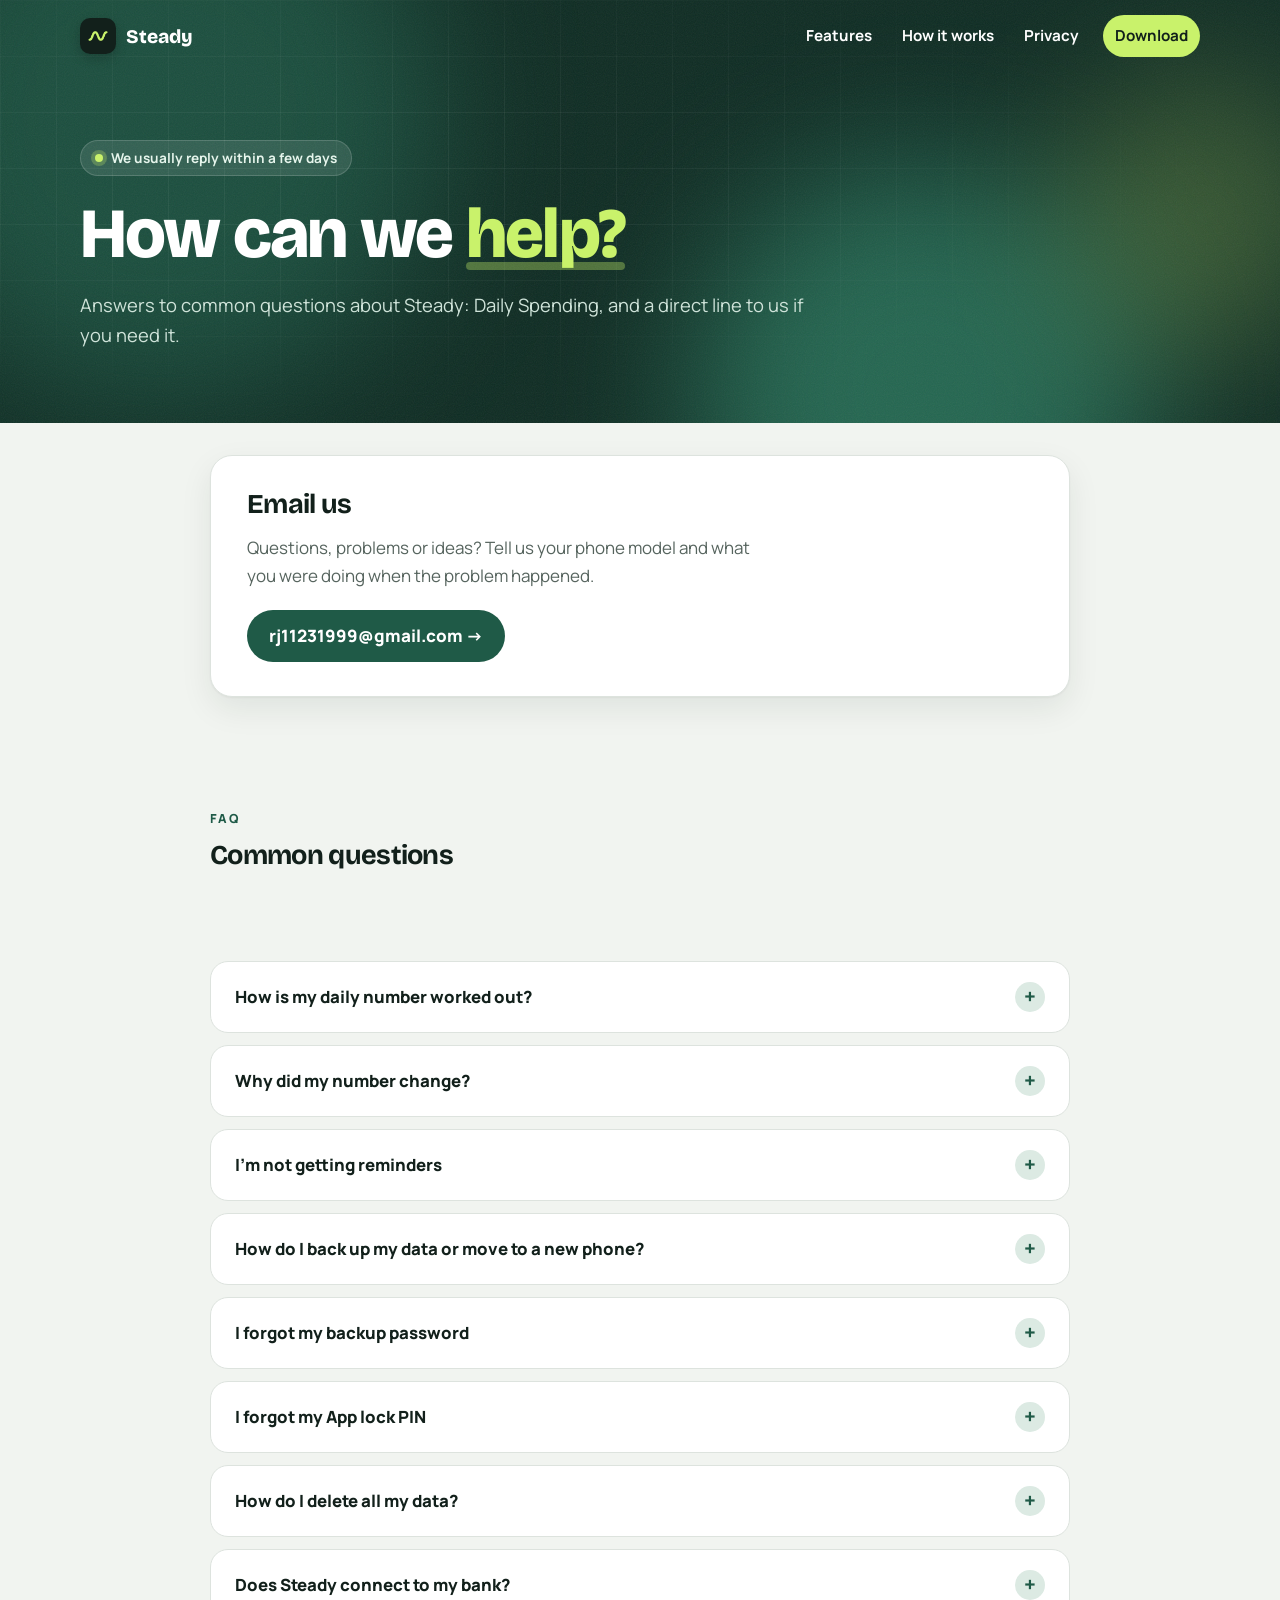
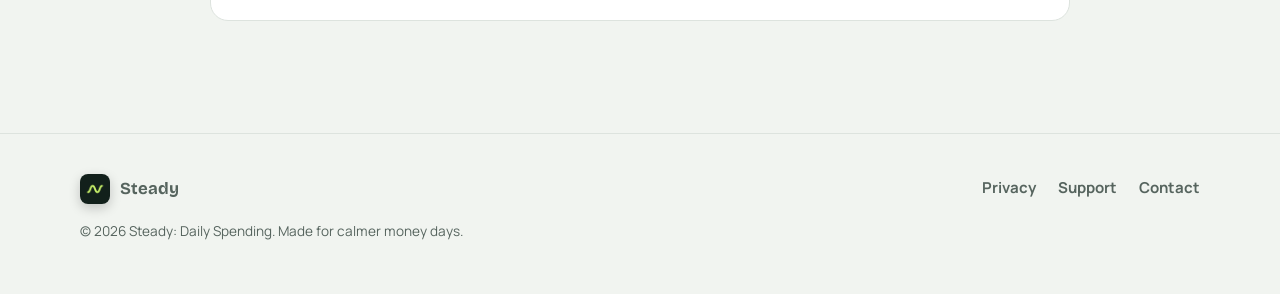
<file: support.html>
<!doctype html>
<html lang="en">
<head>
<meta charset="utf-8">
<meta name="viewport" content="width=device-width, initial-scale=1">
<title>Support · Steady: Daily Spending</title>
<meta name="description" content="Help with Steady: contact us, reminders, backups, App lock and your data.">
<meta name="theme-color" content="#0F2C23">
<link rel="icon" type="image/png" href="assets/favicon.png">
<link rel="apple-touch-icon" href="assets/apple-touch-icon.png">
<link rel="stylesheet" href="styles.css">
<script>document.documentElement.classList.add('js')</script>
<script src="main.js" defer></script>
</head>
<body class="on-dark">

<div class="progress" aria-hidden="true"></div>
<header class="site-header">
  <div class="wrap">
    <a class="brand" href="index.html"><img src="assets/icon.png" alt="">Steady</a>
    <nav class="nav" aria-label="Main">
      <a class="hide-sm" href="index.html#features">Features</a>
      <a class="hide-sm" href="index.html#how">How it works</a>
      <a href="privacy.html">Privacy</a>
      <a class="nav-cta" href="index.html#download">Download</a>
    </nav>
  </div>
</header>

<main>
  <section class="page-hero">
    <div class="blob b1"></div><div class="blob b2"></div><div class="blob b3"></div>
    <div class="grid-lines"></div><div class="grain"></div>
    <div class="wrap">
      <span class="updated fade-up" style="--d:.05s">We usually reply within a few days</span>
      <h1><span class="w" style="--i:0">How</span> <span class="w" style="--i:1">can</span> <span class="w" style="--i:2">we</span> <span class="w hl" style="--i:3">help?</span></h1>
      <p class="fade-up" style="--d:.4s">Answers to common questions about Steady: Daily Spending, and a direct line to us if you need it.</p>
    </div>
  </section>

  <div class="wrap">
    <div class="doc" style="grid-template-columns:1fr;max-width:860px;margin:0 auto">
      <article>
        <section class="reveal" style="margin-top:-40px;position:relative;z-index:2">
          <h2>Email us</h2>
          <div class="contact-card">
            <p style="margin:0;max-width:30em;color:var(--muted)">Questions, problems or ideas? Tell us your phone model and what you were doing when the problem happened.</p>
            <a class="btn" href="mailto:rj11231999@gmail.com?subject=Steady%20support">rj11231999@gmail.com →</a>
          </div>
        </section>
      </article>
      <div class="section-head reveal" style="margin:32px 0 20px"><span class="kicker">FAQ</span><h2>Common questions</h2></div>
      <div class="faq" data-stagger style="margin:0;max-width:none">
        <details class="reveal"><summary>How is my daily number worked out?</summary><div class="ans"><p>Steady takes the money you have, adds income logged this cycle, sets aside unpaid bills due before payday and your goal set-asides, then divides the rest by the days left until payday (including today). Tap the number on the Today screen to see every line.</p></div></details>
        <details class="reveal"><summary>Why did my number change?</summary><div class="ans"><p>The Today screen shows what changed since yesterday, for example "Down $5 from yesterday: you spent more". Tap the number to see "Since yesterday" with each reason.</p></div></details>
        <details class="reveal"><summary>I'm not getting reminders</summary><div class="ans"><ul><li>Check Steady › Settings › Reminders. If it says <strong>Blocked</strong>, turn on notifications for Steady in your phone's Settings.</li><li><strong>iPhone:</strong> Settings › Notifications › Steady › Allow Notifications. Also check Focus modes.</li><li><strong>Android:</strong> Settings › Apps › Steady › Notifications, and allow "Alarms &amp; reminders" so reminders arrive on time. Some phones also need battery optimisation turned off for Steady.</li></ul></div></details>
        <details class="reveal"><summary>How do I back up my data or move to a new phone?</summary><div class="ans"><p>Go to Settings › Backup &amp; export › Create backup file, choose a password, and save the <code>.steady</code> file somewhere safe (Files, a cloud drive, or email). On the new phone, install Steady and choose <strong>Restore from a backup file</strong> on the first screen.</p></div></details>
        <details class="reveal"><summary>I forgot my backup password</summary><div class="ans"><p>We can't recover it. Backups are encrypted with your password and we never have a copy, which is what keeps them private. Make a new backup with a password you'll remember.</p></div></details>
        <details class="reveal"><summary>I forgot my App lock PIN</summary><div class="ans"><p>If Face ID or fingerprint unlock is on, use that to get in, then change the PIN in Settings › App lock. If you still can't get in, <a href="mailto:rj11231999@gmail.com?subject=Steady%20App%20lock">email us</a>. We can't see or reset your PIN, because it never leaves your phone, but we'll help you with the options.</p></div></details>
        <details class="reveal"><summary>How do I delete all my data?</summary><div class="ans"><p>Settings › Backup &amp; export › Delete all my data. This erases everything Steady stored on this phone. Uninstalling the app does the same.</p></div></details>
        <details class="reveal"><summary>Does Steady connect to my bank?</summary><div class="ans"><p>No. Steady is manual by design, so no bank login is ever needed. See the <a href="privacy.html">privacy policy</a> for exactly what stays on your phone.</p></div></details>
      </div>
    </div>
  </div>
</main>

<footer class="site-footer">
  <div class="wrap">
    <a class="brand" href="index.html"><img src="assets/icon.png" alt="">Steady</a>
    <nav aria-label="Footer">
      <a href="privacy.html">Privacy</a>
      <a href="support.html">Support</a>
      <a href="mailto:rj11231999@gmail.com">Contact</a>
    </nav>
    <span class="copy">© 2026 Steady: Daily Spending. Made for calmer money days.</span>
  </div>
</footer>

</body>
</html>
</file>
<file: styles.css>
/* Steady website: same colours and fonts as the app (lib/theme/tokens.dart). */

@font-face {
  font-family: "Bricolage Grotesque";
  src: url("assets/fonts/BricolageGrotesque.ttf") format("truetype");
  font-weight: 200 800;
  font-display: swap;
}
@font-face {
  font-family: "Manrope";
  src: url("assets/fonts/Manrope.ttf") format("truetype");
  font-weight: 200 800;
  font-display: swap;
}

:root {
  --ink: #12201B;
  --muted: #56645E;
  --green: #1F5A47;
  --green-2: #2C7A60;
  --green-deep: #0F2C23;
  --soft: #DCEAE3;
  --lime: #C9F26B;
  --ground: #F1F4F0;
  --surface: #FFFFFF;
  --line: #DDE3DE;
  --warn: #E08A2E;
  --shadow: 0 1px 2px rgba(18, 32, 27, .05), 0 12px 32px rgba(18, 32, 27, .08);
  --shadow-lg: 0 30px 60px -20px rgba(18, 32, 27, .35);
  --radius: 22px;
  --ease: cubic-bezier(.2, .8, .2, 1);
  --display: "Bricolage Grotesque", "Manrope", system-ui, sans-serif;
  --body: "Manrope", system-ui, -apple-system, "Segoe UI", Roboto, sans-serif;
}

@media (prefers-color-scheme: dark) {
  :root {
    --ink: #EDF3EF;
    --muted: #A3B3AB;
    --green: #8FD3B4;
    --soft: #1B2C25;
    --ground: #0B1310;
    --surface: #121E19;
    --line: #22332B;
    --shadow: 0 1px 2px rgba(0, 0, 0, .3), 0 12px 32px rgba(0, 0, 0, .35);
  }
}

* { box-sizing: border-box; }
html { scroll-behavior: smooth; scroll-padding-top: 84px; }
body {
  margin: 0;
  background: var(--ground);
  color: var(--ink);
  font: 17px/1.65 var(--body);
  -webkit-font-smoothing: antialiased;
  overflow-x: hidden;
}
img { max-width: 100%; display: block; }
a { color: var(--green); }
h1, h2, h3 { font-family: var(--display); line-height: 1.1; letter-spacing: -.025em; margin: 0; }
::selection { background: var(--lime); color: #12201B; }
:focus-visible { outline: 3px solid var(--lime); outline-offset: 3px; border-radius: 8px; }

.wrap { max-width: 1160px; margin: 0 auto; padding: 0 20px; }

/* ---------- Scroll progress + header ---------- */
.progress {
  position: fixed; inset: 0 0 auto 0; height: 3px; z-index: 30;
  background: linear-gradient(90deg, var(--lime), #7FE0B4);
  transform-origin: 0 50%; transform: scaleX(0);
}
.site-header {
  position: fixed; inset: 0 0 auto 0; z-index: 20;
  transition: background .3s, box-shadow .3s, border-color .3s;
  border-bottom: 1px solid transparent;
}
.site-header .wrap { display: flex; align-items: center; gap: 16px; height: 72px; transition: height .3s var(--ease); }
.site-header.scrolled {
  background: color-mix(in srgb, var(--ground) 82%, transparent);
  backdrop-filter: saturate(1.5) blur(14px);
  -webkit-backdrop-filter: saturate(1.5) blur(14px);
  border-bottom-color: var(--line);
}
.site-header.scrolled .wrap { height: 62px; }
.brand { display: flex; align-items: center; gap: 10px; text-decoration: none; color: var(--ink); font: 800 1.2rem var(--display); }
.brand img { width: 36px; height: 36px; border-radius: 10px; box-shadow: 0 4px 12px rgba(0, 0, 0, .2); }
.nav { margin-left: auto; display: flex; align-items: center; gap: 6px; }
.nav a { color: var(--muted); text-decoration: none; font-weight: 700; font-size: .95rem; padding: 8px 12px; border-radius: 999px; transition: color .2s, background .2s; }
.nav a:hover { color: var(--ink); background: color-mix(in srgb, var(--ink) 7%, transparent); }
.nav a[aria-current="page"] { color: var(--ink); background: color-mix(in srgb, var(--ink) 8%, transparent); }
.nav a.nav-cta { background: var(--lime); color: #12201B; margin-left: 6px; }
.nav a.nav-cta:hover { background: #D8FA8A; }
/* Over the dark hero, before scrolling */
.on-dark .site-header:not(.scrolled) .brand,
.on-dark .site-header:not(.scrolled) .nav a:not(.nav-cta) { color: #fff; }
.on-dark .site-header:not(.scrolled) .nav a:not(.nav-cta):hover { background: rgba(255, 255, 255, .12); }
@media (max-width: 720px) { .nav .hide-sm { display: none; } }

/* ---------- Reveal on scroll (only when JS runs) ---------- */
.js .reveal { opacity: 0; transform: translateY(28px); transition: opacity .8s var(--ease), transform .8s var(--ease); transition-delay: var(--d, 0s); }
.js .reveal.in { opacity: 1; transform: none; }

/* ---------- Store buttons ---------- */
.stores { display: flex; flex-wrap: wrap; gap: 12px; }
.store {
  position: relative; display: inline-flex; align-items: center; gap: 12px;
  min-height: 58px; padding: 8px 22px 8px 16px;
  background: #050807; color: #fff; text-decoration: none;
  border-radius: 16px; border: 1px solid rgba(255, 255, 255, .2);
  transition: transform .25s var(--ease), box-shadow .25s var(--ease);
  overflow: hidden;
}
.store::after {
  content: ""; position: absolute; inset: 0;
  background: linear-gradient(110deg, transparent 30%, rgba(255, 255, 255, .22) 50%, transparent 70%);
  transform: translateX(-120%); transition: transform .7s var(--ease);
}
.store:hover { transform: translateY(-3px); box-shadow: 0 16px 32px -8px rgba(0, 0, 0, .5); }
.store:hover::after { transform: translateX(120%); }
.store svg { width: 26px; height: 26px; flex: none; }
.store span { display: flex; flex-direction: column; line-height: 1.15; }
.store small { font-size: .7rem; opacity: .8; }
.store strong { font: 700 1.15rem var(--body); letter-spacing: -.01em; }

/* ---------- Hero ---------- */
.hero {
  position: relative; overflow: hidden; isolation: isolate;
  background: var(--green-deep); color: #fff;
  padding: 140px 0 110px;
}
.blob { position: absolute; border-radius: 50%; filter: blur(70px); opacity: .75; z-index: -1; animation: drift 18s ease-in-out infinite alternate; }
.blob.b1 { width: 560px; height: 560px; background: #1F5A47; top: -160px; left: -120px; }
.blob.b2 { width: 460px; height: 460px; background: #2C7A60; bottom: -200px; right: 10%; animation-duration: 22s; animation-delay: -6s; }
.blob.b3 { width: 280px; height: 280px; background: #C9F26B; opacity: .22; top: 18%; right: -60px; animation-duration: 16s; animation-delay: -3s; }
@keyframes drift {
  0% { transform: translate(0, 0) scale(1); }
  50% { transform: translate(60px, 40px) scale(1.1); }
  100% { transform: translate(-40px, 70px) scale(.95); }
}
.grain { position: absolute; inset: 0; z-index: -1; opacity: .08; pointer-events: none;
  background-image: url("data:image/svg+xml,%3Csvg xmlns='http://www.w3.org/2000/svg' width='160' height='160'%3E%3Cfilter id='n'%3E%3CfeTurbulence type='fractalNoise' baseFrequency='.9' numOctaves='2' stitchTiles='stitch'/%3E%3C/filter%3E%3Crect width='100%25' height='100%25' filter='url(%23n)'/%3E%3C/svg%3E"); }
.grid-lines { position: absolute; inset: 0; z-index: -1; pointer-events: none;
  background-image: linear-gradient(rgba(255, 255, 255, .05) 1px, transparent 1px), linear-gradient(90deg, rgba(255, 255, 255, .05) 1px, transparent 1px);
  background-size: 56px 56px;
  mask-image: radial-gradient(ellipse at 30% 40%, #000 20%, transparent 70%);
  -webkit-mask-image: radial-gradient(ellipse at 30% 40%, #000 20%, transparent 70%); }

.hero .wrap { display: grid; grid-template-columns: 1.15fr .85fr; gap: 56px; align-items: center; }
.pill { display: inline-flex; align-items: center; gap: 8px; background: rgba(255, 255, 255, .1); border: 1px solid rgba(255, 255, 255, .18); color: #E6F5EC; font-weight: 700; font-size: .85rem; padding: 6px 14px 6px 8px; border-radius: 999px; margin-bottom: 22px; backdrop-filter: blur(6px); }
.pill b { background: var(--lime); color: #12201B; font-size: .72rem; padding: 2px 8px; border-radius: 999px; letter-spacing: .04em; }
.hero h1 { font-size: clamp(2.6rem, 6.2vw, 4.6rem); font-weight: 800; }
.hero h1 .nw { white-space: nowrap; }
.hero h1 .w, .page-hero h1 .w { display: inline-block; }
.js .hero h1 .w, .js .page-hero h1 .w { opacity: 0; transform: translateY(.5em) rotate(4deg); animation: wordIn .9s var(--ease) forwards; animation-delay: calc(var(--i) * .08s + .1s); }
@keyframes wordIn { to { opacity: 1; transform: none; } }
.hero h1 .hl, .page-hero h1 .hl { color: var(--lime); position: relative; }
.hero h1 .hl::after, .page-hero h1 .hl::after { content: ""; position: absolute; left: 0; right: 0; bottom: .04em; height: .12em; background: var(--lime); border-radius: 4px; opacity: .35; transform-origin: 0 50%; transform: scaleX(0); animation: underline 1s var(--ease) 1s forwards; }
@keyframes underline { to { transform: scaleX(1); } }
.hero .lead { font-size: 1.22rem; color: #CFE3D9; max-width: 33em; margin: 22px 0 32px; }
.hero .note { color: #A9C8BA; font-size: .9rem; margin-top: 16px; display: flex; gap: 14px; flex-wrap: wrap; }
.hero .note span::before { content: "✓ "; color: var(--lime); font-weight: 800; }
.js .hero .fade-up, .js .page-hero .fade-up { opacity: 0; transform: translateY(18px); animation: wordIn .9s var(--ease) forwards; animation-delay: var(--d, .6s); }

/* Phone: Steady's Today screen, live */
.phone-stage { position: relative; justify-self: center; perspective: 1200px; }
.phone-glow { position: absolute; inset: 10% -10%; background: radial-gradient(closest-side, rgba(201, 242, 107, .35), transparent); filter: blur(30px); z-index: -1; animation: pulse 5s ease-in-out infinite; }
@keyframes pulse { 50% { opacity: .55; transform: scale(1.08); } }
.phone {
  width: 310px; aspect-ratio: 9 / 19.3;
  background: linear-gradient(145deg, #1D2A25, #050807); border-radius: 50px; padding: 11px;
  box-shadow: 0 50px 100px -20px rgba(0, 0, 0, .6), inset 0 0 0 1.5px #3A4A43, inset 0 0 0 5px #0B1411;
  transform: rotateY(var(--ry, -12deg)) rotateX(var(--rx, 6deg));
  transform-style: preserve-3d; transition: transform .4s var(--ease);
}
.js .phone { animation: phoneIn 1.2s var(--ease) .3s both; }
@keyframes phoneIn { from { opacity: 0; transform: translateY(60px) rotateY(-30deg) rotateX(14deg); } }
.screen { height: 100%; background: #F1F4F0; border-radius: 40px; overflow: hidden; padding: 50px 15px 15px; color: #12201B; position: relative; }
.screen::before { content: ""; position: absolute; top: 12px; left: 50%; width: 96px; height: 28px; margin-left: -48px; background: #050807; border-radius: 20px; z-index: 2; }
.status { position: absolute; top: 16px; left: 30px; right: 30px; display: flex; justify-content: space-between; font: 700 .72rem var(--body); }
.screen .hi { font: 800 1.1rem var(--display); margin-bottom: 12px; display: flex; justify-content: space-between; align-items: center; }
.screen .hi small { font: 600 .7rem var(--body); color: #56645E; }
.card-hero { background: linear-gradient(150deg, #2C7A60, #1F5A47 45%, #163F32); color: #fff; border-radius: 24px; padding: 18px; position: relative; overflow: hidden; }
.card-hero::after { content: ""; position: absolute; width: 160px; height: 160px; right: -60px; top: -60px; border-radius: 50%; background: radial-gradient(closest-side, rgba(201, 242, 107, .3), transparent); }
.card-hero .label { font-size: .74rem; color: #D6E7DF; font-weight: 700; }
.card-hero .num { font: 800 3.1rem/1 var(--display); margin: 8px 0 10px; letter-spacing: -.035em; font-variant-numeric: tabular-nums; transition: transform .3s var(--ease); }
.card-hero .num.bump { animation: bump .5s var(--ease); }
@keyframes bump { 40% { transform: scale(.92); } }
.card-hero .chg { display: inline-block; background: rgba(201, 242, 107, .18); color: #C9F26B; font-size: .7rem; font-weight: 800; padding: 3px 10px; border-radius: 999px; transition: background .3s, color .3s; }
.card-hero .chg.down { background: rgba(255, 196, 140, .2); color: #FFD3A8; }
.card-hero .track { height: 6px; border-radius: 6px; background: rgba(255, 255, 255, .18); margin-top: 14px; overflow: hidden; }
.card-hero .track i { display: block; height: 100%; width: var(--fill, 62%); background: #C9F26B; border-radius: 6px; transition: width .6s var(--ease); }
.rows { position: relative; }
.row { display: flex; align-items: center; gap: 10px; background: #fff; border-radius: 16px; padding: 10px 12px; margin-top: 9px; font-size: .78rem; font-weight: 700; box-shadow: 0 1px 2px rgba(18, 32, 27, .05); }
.row.enter { animation: rowIn .6s var(--ease); }
@keyframes rowIn { from { opacity: 0; transform: translateY(-14px) scale(.96); } }
.row b { margin-left: auto; font-variant-numeric: tabular-nums; }
.row .dot { width: 32px; height: 32px; border-radius: 11px; background: #DCEAE3; display: grid; place-items: center; font-size: .95rem; flex: none; }
.row small { display: block; color: #56645E; font-size: .68rem; font-weight: 600; }
.float-chip {
  position: absolute; background: #fff; color: #12201B; border-radius: 16px; padding: 10px 14px;
  font: 700 .8rem var(--body); box-shadow: 0 20px 40px -12px rgba(0, 0, 0, .45);
  display: flex; align-items: center; gap: 8px; white-space: nowrap;
  animation: bob 6s ease-in-out infinite;
}
.float-chip i { width: 26px; height: 26px; border-radius: 8px; display: grid; place-items: center; font-style: normal; background: var(--lime); }
.float-chip.c1 { left: -96px; top: 9%; }
.float-chip.c2 { right: -56px; bottom: 18%; animation-delay: -3s; }
.float-chip.c2 i { background: #DCEAE3; }
@keyframes bob { 50% { transform: translateY(-12px); } }
@media (max-width: 960px) {
  .hero { padding: 120px 0 80px; }
  .hero .wrap { grid-template-columns: 1fr; }
  .phone { width: 280px; }
  .float-chip.c1 { left: -40px; } .float-chip.c2 { right: -24px; }
}
@media (max-width: 420px) { .float-chip { display: none; } }

/* ---------- Marquee ---------- */
.marquee { background: var(--lime); color: #12201B; overflow: hidden; padding: 16px 0; transform: rotate(-1.2deg); margin: -22px -10px 0; position: relative; z-index: 2; box-shadow: 0 10px 30px -10px rgba(0, 0, 0, .3); }
.marquee .track { display: flex; gap: 48px; width: max-content; animation: scroll 32s linear infinite; font: 800 1.15rem var(--display); letter-spacing: -.01em; }
.marquee span { display: inline-flex; align-items: center; gap: 48px; white-space: nowrap; }
.marquee span::after { content: "✦"; opacity: .6; }
@keyframes scroll { to { transform: translateX(-50%); } }

/* ---------- Sections ---------- */
section.block { padding: 110px 0; position: relative; }
.kicker { display: inline-block; font: 800 .78rem var(--body); letter-spacing: .12em; text-transform: uppercase; color: var(--green); margin-bottom: 14px; }
.section-head { max-width: 660px; margin-bottom: 48px; }
.section-head.center { margin-left: auto; margin-right: auto; text-align: center; }
.section-head h2 { font-size: clamp(2.1rem, 4.6vw, 3.2rem); }
.section-head p { color: var(--muted); font-size: 1.12rem; margin: 16px 0 0; }

/* Bento features */
.bento { display: grid; grid-template-columns: repeat(6, 1fr); gap: 18px; }
.bento .card:nth-child(1) { grid-column: span 3; }
.bento .card:nth-child(2) { grid-column: span 3; }
.bento .card { grid-column: span 2; }
@media (max-width: 960px) { .bento .card, .bento .card:nth-child(1), .bento .card:nth-child(2) { grid-column: span 3; } }
@media (max-width: 620px) { .bento { grid-template-columns: 1fr; } .bento .card, .bento .card:nth-child(1), .bento .card:nth-child(2) { grid-column: auto; } }

.card {
  position: relative; background: var(--surface); border: 1px solid var(--line); border-radius: var(--radius);
  padding: 28px; box-shadow: var(--shadow); overflow: hidden;
  transition: transform .35s var(--ease), box-shadow .35s var(--ease), border-color .35s;
}
.card::before { /* cursor spotlight */
  content: ""; position: absolute; inset: 0; pointer-events: none; opacity: 0; transition: opacity .3s;
  background: radial-gradient(360px circle at var(--mx, 50%) var(--my, 50%), color-mix(in srgb, var(--lime) 22%, transparent), transparent 60%);
}
.card:hover { transform: translateY(-6px); box-shadow: var(--shadow-lg); border-color: color-mix(in srgb, var(--green) 35%, var(--line)); }
.card:hover::before { opacity: 1; }
.card > * { position: relative; }
.card h3 { font-size: 1.28rem; margin: 18px 0 8px; }
.card p { color: var(--muted); margin: 0; font-size: 1rem; }
.icon { width: 50px; height: 50px; border-radius: 15px; background: var(--soft); color: var(--green); display: grid; place-items: center; transition: transform .4s var(--ease), background .3s, color .3s; }
.card:hover .icon { transform: rotate(-8deg) scale(1.08); background: var(--green); color: #fff; }
@media (prefers-color-scheme: dark) { .card:hover .icon { color: #0B1310; } }
.icon svg { width: 25px; height: 25px; }
.card.feature-big { background: linear-gradient(150deg, var(--green), #163F32); color: #fff; border: 0; }
.card.feature-big p { color: #CFE3D9; }
.card.feature-big .icon { background: rgba(255, 255, 255, .14); color: var(--lime); }
.card.feature-big:hover .icon { background: var(--lime); color: #12201B; }
.mini-num { font: 800 3.4rem/1 var(--display); color: var(--lime); margin-top: 18px; letter-spacing: -.03em; font-variant-numeric: tabular-nums; }

/* How it works */
.how { display: grid; grid-template-columns: 1fr 1fr; gap: 56px; align-items: center; }
@media (max-width: 900px) { .how { grid-template-columns: 1fr; } }
.steps { list-style: none; padding: 0; margin: 0; position: relative; }
.steps::before { content: ""; position: absolute; left: 20px; top: 20px; bottom: 34px; width: 2px; background: linear-gradient(var(--green), transparent); opacity: .35; }
.steps li { position: relative; padding: 0 0 30px 64px; }
.steps li .n { position: absolute; left: 0; top: 0; width: 42px; height: 42px; border-radius: 14px; background: var(--green); color: #fff; font: 800 1.05rem/42px var(--display); text-align: center; box-shadow: 0 8px 20px -6px rgba(31, 90, 71, .6); }
@media (prefers-color-scheme: dark) { .steps li .n { color: #0B1310; } }
.steps h3 { font-size: 1.2rem; margin-bottom: 4px; }
.steps p { margin: 0; color: var(--muted); }
.formula { background: #0F1A16; color: #E6EFEA; border-radius: 26px; padding: 30px 32px; font: 500 1.02rem/2.1 ui-monospace, "SF Mono", Menlo, monospace; box-shadow: var(--shadow-lg); position: relative; overflow: hidden; border: 1px solid #22332B; }
.formula::before { content: "● ● ●"; display: block; font-size: .6rem; letter-spacing: 4px; color: #3D5048; margin-bottom: 12px; }
.formula .ln { display: flex; justify-content: space-between; gap: 16px; }
.formula .ln b { font-weight: 700; color: #fff; font-variant-numeric: tabular-nums; }
.formula .op { display: inline-block; width: 1.4em; font-weight: 800; }
.formula .plus { color: var(--lime); }
.formula .minus { color: #FFB27D; }
.formula .total { border-top: 1px dashed #3D5048; margin-top: 12px; padding-top: 12px; font-weight: 800; color: var(--lime); }
.formula .total b { color: var(--lime); font-size: 1.3rem; }

/* Try it */
.calc { display: grid; grid-template-columns: 1.1fr .9fr; gap: 28px; align-items: stretch; }
@media (max-width: 900px) { .calc { grid-template-columns: 1fr; } }
.controls { display: grid; gap: 22px; }
.ctl label { display: flex; justify-content: space-between; font-weight: 700; margin-bottom: 10px; }
.ctl output { font-variant-numeric: tabular-nums; color: var(--green); font-weight: 800; }
input[type="range"] { -webkit-appearance: none; appearance: none; width: 100%; height: 8px; border-radius: 8px; background: linear-gradient(90deg, var(--green) var(--p, 50%), var(--line) var(--p, 50%)); outline-offset: 6px; }
input[type="range"]::-webkit-slider-thumb { -webkit-appearance: none; width: 26px; height: 26px; border-radius: 50%; background: #fff; border: 3px solid var(--green); box-shadow: 0 4px 12px rgba(0, 0, 0, .2); cursor: grab; transition: transform .2s; }
input[type="range"]::-webkit-slider-thumb:active { transform: scale(1.15); cursor: grabbing; }
input[type="range"]::-moz-range-thumb { width: 22px; height: 22px; border-radius: 50%; background: #fff; border: 3px solid var(--green); cursor: grab; }
.result { background: linear-gradient(150deg, #2C7A60, #1F5A47 45%, #0F2C23); color: #fff; border-radius: 26px; padding: 32px; display: flex; flex-direction: column; justify-content: center; position: relative; overflow: hidden; box-shadow: var(--shadow-lg); }
.result::after { content: ""; position: absolute; width: 300px; height: 300px; right: -100px; bottom: -120px; border-radius: 50%; background: radial-gradient(closest-side, rgba(201, 242, 107, .28), transparent); }
.result .label { color: #CFE3D9; font-weight: 700; }
.result .big { font: 800 clamp(3.6rem, 9vw, 5.4rem)/1 var(--display); letter-spacing: -.04em; margin: 10px 0 14px; font-variant-numeric: tabular-nums; }
.result .msg { color: #CFE3D9; min-height: 3.2em; margin: 0; }
.result.over .big { color: #FFD3A8; }
.stack { display: flex; height: 12px; border-radius: 12px; overflow: hidden; background: rgba(255, 255, 255, .12); margin-top: 18px; }
.stack i { display: block; height: 100%; transition: width .5s var(--ease); }
.stack .s-bills { background: #FFB27D; }
.stack .s-goals { background: #8FD3B4; }
.stack .s-free { background: var(--lime); }
.legend { display: flex; gap: 14px; flex-wrap: wrap; font-size: .8rem; color: #CFE3D9; margin-top: 10px; }
.legend span::before { content: ""; display: inline-block; width: 9px; height: 9px; border-radius: 3px; margin-right: 6px; background: var(--c); }

/* Privacy band */
.band { position: relative; overflow: hidden; background: #0F1A16; color: #EDF3EF; border-radius: 32px; padding: 60px; display: grid; grid-template-columns: 1.15fr 1fr; gap: 40px; align-items: center; border: 1px solid #22332B; }
.band::before { content: ""; position: absolute; width: 520px; height: 520px; left: -200px; top: -260px; border-radius: 50%; background: radial-gradient(closest-side, rgba(44, 122, 96, .55), transparent); }
.band > * { position: relative; }
@media (max-width: 900px) { .band { grid-template-columns: 1fr; padding: 40px 26px; } }
.band h2 { font-size: clamp(2rem, 4.4vw, 2.9rem); }
.band p { color: #B9C9C1; font-size: 1.08rem; }
.shield { width: 64px; height: 64px; border-radius: 20px; background: var(--lime); color: #12201B; display: grid; place-items: center; margin-bottom: 22px; animation: bob 5s ease-in-out infinite; box-shadow: 0 0 0 10px rgba(201, 242, 107, .12), 0 0 0 22px rgba(201, 242, 107, .06); }
.shield svg { width: 32px; height: 32px; }
.checks { list-style: none; margin: 0; padding: 0; display: grid; gap: 12px; }
.checks li { display: flex; gap: 14px; align-items: center; background: rgba(255, 255, 255, .05); border: 1px solid rgba(255, 255, 255, .08); border-radius: 16px; padding: 14px 18px; font-weight: 700; transition: transform .3s var(--ease), background .3s; }
.checks li:hover { transform: translateX(6px); background: rgba(255, 255, 255, .08); }
.checks li::before { content: "✓"; color: #12201B; background: var(--lime); width: 26px; height: 26px; border-radius: 50%; display: grid; place-items: center; font-size: .8rem; flex: none; }
.link-arrow { display: inline-flex; align-items: center; gap: 8px; color: var(--lime); font-weight: 800; text-decoration: none; }
.link-arrow span { transition: transform .3s var(--ease); }
.link-arrow:hover span { transform: translateX(5px); }

/* FAQ */
.faq { max-width: 820px; margin: 0 auto; }
details { background: var(--surface); border: 1px solid var(--line); border-radius: 18px; margin-bottom: 12px; transition: border-color .3s, box-shadow .3s; }
details[open] { border-color: color-mix(in srgb, var(--green) 40%, var(--line)); box-shadow: var(--shadow); }
summary { cursor: pointer; font-weight: 800; font-size: 1.05rem; padding: 20px 24px; list-style: none; display: flex; justify-content: space-between; align-items: center; gap: 16px; }
summary::-webkit-details-marker { display: none; }
summary::after { content: "+"; flex: none; width: 30px; height: 30px; border-radius: 50%; background: var(--soft); color: var(--green); display: grid; place-items: center; font-size: 1.3rem; line-height: 1; transition: transform .35s var(--ease), background .3s; }
details[open] summary::after { transform: rotate(135deg); background: var(--lime); color: #12201B; }
details .ans { padding: 0 24px 20px; color: var(--muted); }
details .ans p { margin: 0; }

/* Download */
.cta-box { position: relative; overflow: hidden; isolation: isolate; text-align: center; background: var(--green-deep); color: #fff; border-radius: 36px; padding: 80px 24px; }
.cta-box .blob { opacity: .6; }
.cta-box h2 { font-size: clamp(2.2rem, 5vw, 3.4rem); }
.cta-box p { color: #CFE3D9; font-size: 1.12rem; margin: 14px 0 0; }
.cta-box .stores { justify-content: center; margin-top: 34px; }
.app-icon { width: 96px; height: 96px; border-radius: 26px; margin: 0 auto 26px; box-shadow: 0 0 0 8px rgba(255, 255, 255, .06), 0 24px 48px -12px rgba(0, 0, 0, .6); animation: bob 6s ease-in-out infinite; }

/* ---------- Text pages (privacy, support) ---------- */
.page-hero { position: relative; overflow: hidden; isolation: isolate; background: var(--green-deep); color: #fff; padding: 140px 0 72px; }
.page-hero h1 { font-size: clamp(2.6rem, 6vw, 4.4rem); font-weight: 800; }
.page-hero p { color: #CFE3D9; font-size: 1.15rem; max-width: 40em; margin: 16px 0 0; }
.page-hero .updated { display: inline-flex; gap: 8px; align-items: center; background: rgba(255, 255, 255, .1); border: 1px solid rgba(255, 255, 255, .16); padding: 6px 14px; border-radius: 999px; font-size: .85rem; font-weight: 700; color: #E6F5EC; margin-bottom: 20px; }
.page-hero .updated::before { content: ""; width: 8px; height: 8px; border-radius: 50%; background: var(--lime); box-shadow: 0 0 0 4px rgba(201, 242, 107, .25); }

.tldr { display: grid; grid-template-columns: repeat(5, 1fr); gap: 14px; margin-top: -40px; position: relative; z-index: 2; }
@media (max-width: 1000px) { .tldr { grid-template-columns: repeat(2, 1fr); } }
@media (max-width: 560px) { .tldr { grid-template-columns: 1fr; } }
.tldr .card { padding: 22px; }
.tldr .card h3 { font-size: 1.05rem; margin: 14px 0 6px; }
.tldr .card p { font-size: .9rem; }
.tldr .icon { width: 42px; height: 42px; border-radius: 13px; }
.tldr .icon svg { width: 21px; height: 21px; }

.doc { display: grid; grid-template-columns: 250px 1fr; gap: 56px; padding: 72px 0 100px; align-items: start; }
@media (max-width: 900px) { .doc { grid-template-columns: 1fr; gap: 24px; } .toc { display: none; } }
.toc { position: sticky; top: 92px; }
.toc p { font: 800 .75rem var(--body); letter-spacing: .12em; text-transform: uppercase; color: var(--muted); margin: 0 0 12px; }
.toc ol { list-style: none; margin: 0; padding: 0; border-left: 2px solid var(--line); }
.toc a { display: block; padding: 7px 0 7px 16px; margin-left: -2px; border-left: 2px solid transparent; color: var(--muted); text-decoration: none; font-weight: 600; font-size: .92rem; transition: color .2s, border-color .2s, padding .3s var(--ease); }
.toc a:hover { color: var(--ink); }
.toc a.active { color: var(--green); border-left-color: var(--green); font-weight: 800; padding-left: 20px; }
.doc article section { background: var(--surface); border: 1px solid var(--line); border-radius: var(--radius); padding: 34px 36px; margin-bottom: 18px; box-shadow: var(--shadow); }
@media (max-width: 560px) { .doc article section { padding: 26px 22px; } }
.doc h2 { font-size: 1.7rem; margin-bottom: 14px; display: flex; align-items: center; gap: 12px; }
.doc h2 .num { flex: none; width: 34px; height: 34px; border-radius: 11px; background: var(--soft); color: var(--green); font: 800 .95rem/34px var(--display); text-align: center; }
.doc h3 { font-size: 1.15rem; margin: 26px 0 8px; color: var(--green); }
.doc p, .doc ul { margin: 0 0 14px; }
.doc p:last-child, .doc ul:last-child { margin-bottom: 0; }
.doc ul { padding-left: 0; list-style: none; }
.doc ul li { position: relative; padding-left: 26px; margin-bottom: 8px; }
.doc ul li::before { content: ""; position: absolute; left: 4px; top: .62em; width: 8px; height: 8px; border-radius: 3px; background: var(--green); transform: rotate(45deg); }
.doc code { background: var(--soft); padding: 2px 7px; border-radius: 6px; font-size: .9em; }
.doc .intro { font-size: 1.12rem; }
.callout { display: flex; gap: 14px; background: var(--soft); border-radius: 16px; padding: 16px 18px; margin: 16px 0 0; }
.callout::before { content: "🔒"; }

.contact-card { display: flex; flex-wrap: wrap; gap: 20px; align-items: center; justify-content: space-between; }
.btn { display: inline-flex; align-items: center; gap: 10px; min-height: 52px; padding: 12px 22px; border-radius: 999px; font-weight: 800; text-decoration: none; background: var(--green); color: #fff; transition: transform .25s var(--ease), box-shadow .25s; }
.btn:hover { transform: translateY(-2px); box-shadow: 0 12px 24px -8px rgba(31, 90, 71, .6); }
@media (prefers-color-scheme: dark) { .btn { color: #0B1310; } }

/* ---------- Footer ---------- */
.site-footer { border-top: 1px solid var(--line); padding: 40px 0 52px; color: var(--muted); font-size: .94rem; }
.site-footer .wrap { display: flex; flex-wrap: wrap; gap: 16px 28px; align-items: center; }
.site-footer .brand { font-size: 1.05rem; }
.site-footer .brand img { width: 30px; height: 30px; border-radius: 8px; }
.site-footer nav { display: flex; flex-wrap: wrap; gap: 22px; margin-left: auto; }
.site-footer a { color: var(--muted); text-decoration: none; font-weight: 700; }
.site-footer a:hover { color: var(--ink); }
.site-footer .copy { width: 100%; font-size: .85rem; }

/* ---------- Reduce motion ---------- */
@media (prefers-reduced-motion: reduce) {
  html { scroll-behavior: auto; }
  *, *::before, *::after { animation: none !important; transition-duration: .01ms !important; }
  .js .reveal, .js .hero h1 .w, .js .page-hero h1 .w, .js .page-hero .fade-up, .js .hero .fade-up { opacity: 1; transform: none; }
  .phone { transform: none; }
  .hero h1 .hl::after, .page-hero h1 .hl::after { transform: scaleX(1); }
}
</file>
